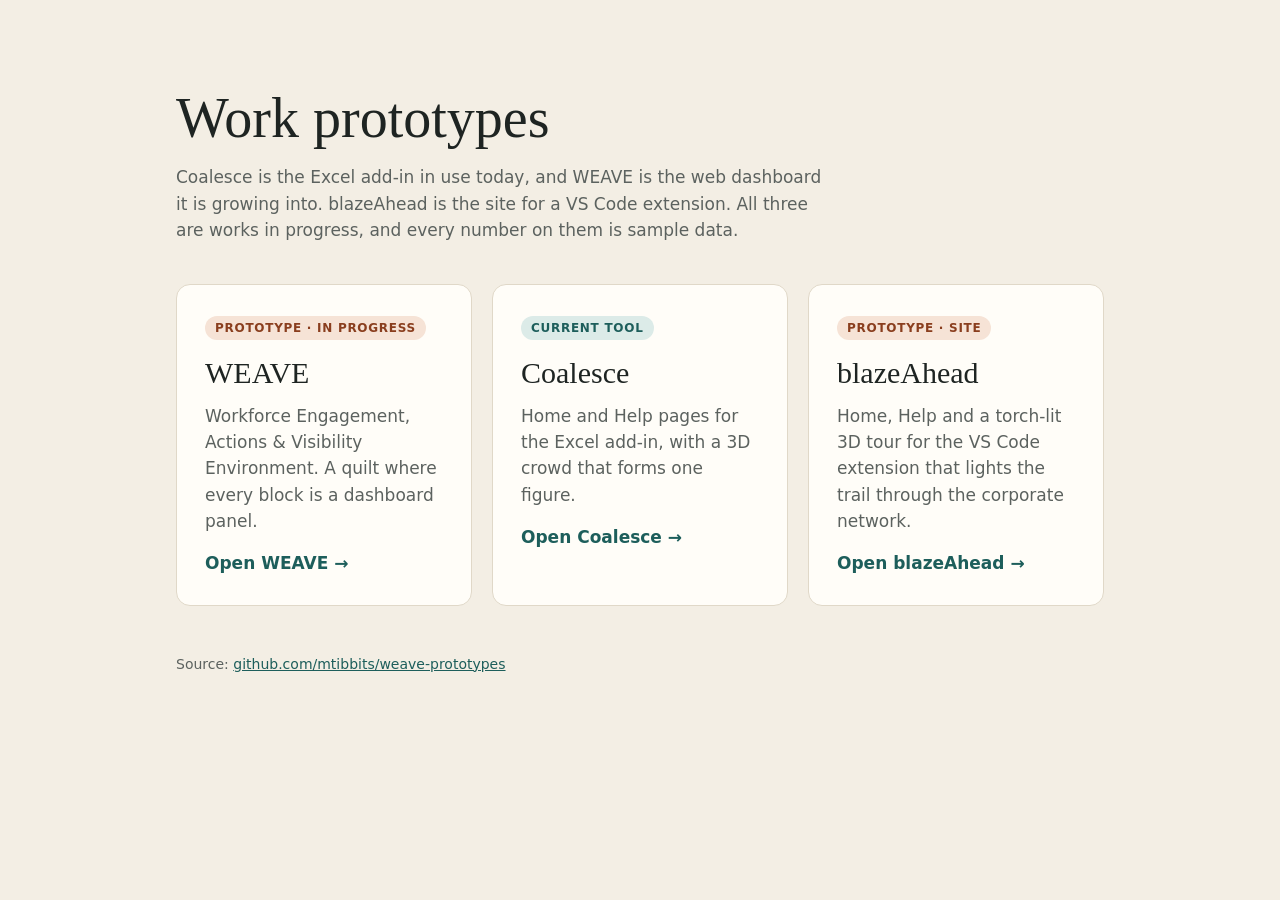
<file: site/index.html>
<!doctype html>
<html lang="en">
<head>
  <meta charset="utf-8">
  <meta name="viewport" content="width=device-width, initial-scale=1">
  <title>Work prototypes</title>
  <meta name="description" content="Work-in-progress prototypes: WEAVE, the planned workforce dashboard; Coalesce, the Excel add-in it grows out of; and blazeAhead, a VS Code extension site.">
  <style>
    :root { --paper: #F3EEE4; --ink: #1E2422; --muted: #5C625F; --teal: #1D5E5B; --terra: #C4623A; --line: #E0D8C8; --card: #FFFDF8; color-scheme: light; }
    * { box-sizing: border-box; }
    html, body { margin: 0; background: var(--paper); color: var(--ink); }
    body { font-family: system-ui, -apple-system, "Segoe UI", sans-serif; font-size: 17px; line-height: 1.55; }
    main { max-width: 960px; margin: 0 auto; padding: clamp(32px, 7vw, 88px) 16px 48px; }
    h1 { font-family: Georgia, "Times New Roman", serif; font-weight: 400; font-size: clamp(34px, 6vw, 56px); line-height: 1.08; margin: 0 0 16px; }
    .lede { color: var(--muted); max-width: 60ch; margin: 0 0 40px; }
    .cards { display: grid; grid-template-columns: repeat(auto-fit, minmax(280px, 1fr)); gap: 20px; }
    .card { display: block; padding: 28px; border: 1px solid var(--line); border-radius: 14px; background: var(--card); color: inherit; text-decoration: none; transition: transform .15s ease, box-shadow .15s ease; }
    .card:hover, .card:focus-visible { transform: translateY(-2px); box-shadow: 0 10px 28px rgba(30, 36, 34, .1); }
    .card:focus-visible { outline: 3px solid var(--terra); outline-offset: 3px; }
    .card h2 { font-family: Georgia, "Times New Roman", serif; font-weight: 400; font-size: 30px; margin: 10px 0 6px; }
    .card p { margin: 0; color: var(--muted); }
    .tag { display: inline-block; font-size: 12px; font-weight: 600; letter-spacing: .06em; text-transform: uppercase; padding: 3px 10px; border-radius: 999px; }
    .tag-wip { background: #F6E3D6; color: #8A3E1E; }
    .tag-now { background: #DCEBE8; color: var(--teal); }
    .go { display: inline-block; margin-top: 16px; font-weight: 600; color: var(--teal); }
    footer { max-width: 960px; margin: 0 auto; padding: 0 16px 40px; color: var(--muted); font-size: 14px; }
    footer a { color: var(--teal); }
  </style>
</head>
<body>
  <main>
    <h1>Work prototypes</h1>
    <p class="lede">Coalesce is the Excel add-in in use today, and WEAVE is the web dashboard it is growing into. blazeAhead is the site for a VS Code extension. All three are works in progress, and every number on them is sample data.</p>
    <div class="cards">
      <a class="card" href="weave/">
        <span class="tag tag-wip">Prototype · in progress</span>
        <h2>WEAVE</h2>
        <p>Workforce Engagement, Actions &amp; Visibility Environment. A quilt where every block is a dashboard panel.</p>
        <span class="go">Open WEAVE →</span>
      </a>
      <a class="card" href="coalesce/">
        <span class="tag tag-now">Current tool</span>
        <h2>Coalesce</h2>
        <p>Home and Help pages for the Excel add-in, with a 3D crowd that forms one figure.</p>
        <span class="go">Open Coalesce →</span>
      </a>
      <a class="card" href="blazeahead/">
        <span class="tag tag-wip">Prototype · site</span>
        <h2>blazeAhead</h2>
        <p>Home, Help and a torch-lit 3D tour for the VS Code extension that lights the trail through the corporate network.</p>
        <span class="go">Open blazeAhead →</span>
      </a>
    </div>
  </main>
  <footer>Source: <a href="https://github.com/mtibbits/weave-prototypes">github.com/mtibbits/weave-prototypes</a></footer>
</body>
</html>
</file>
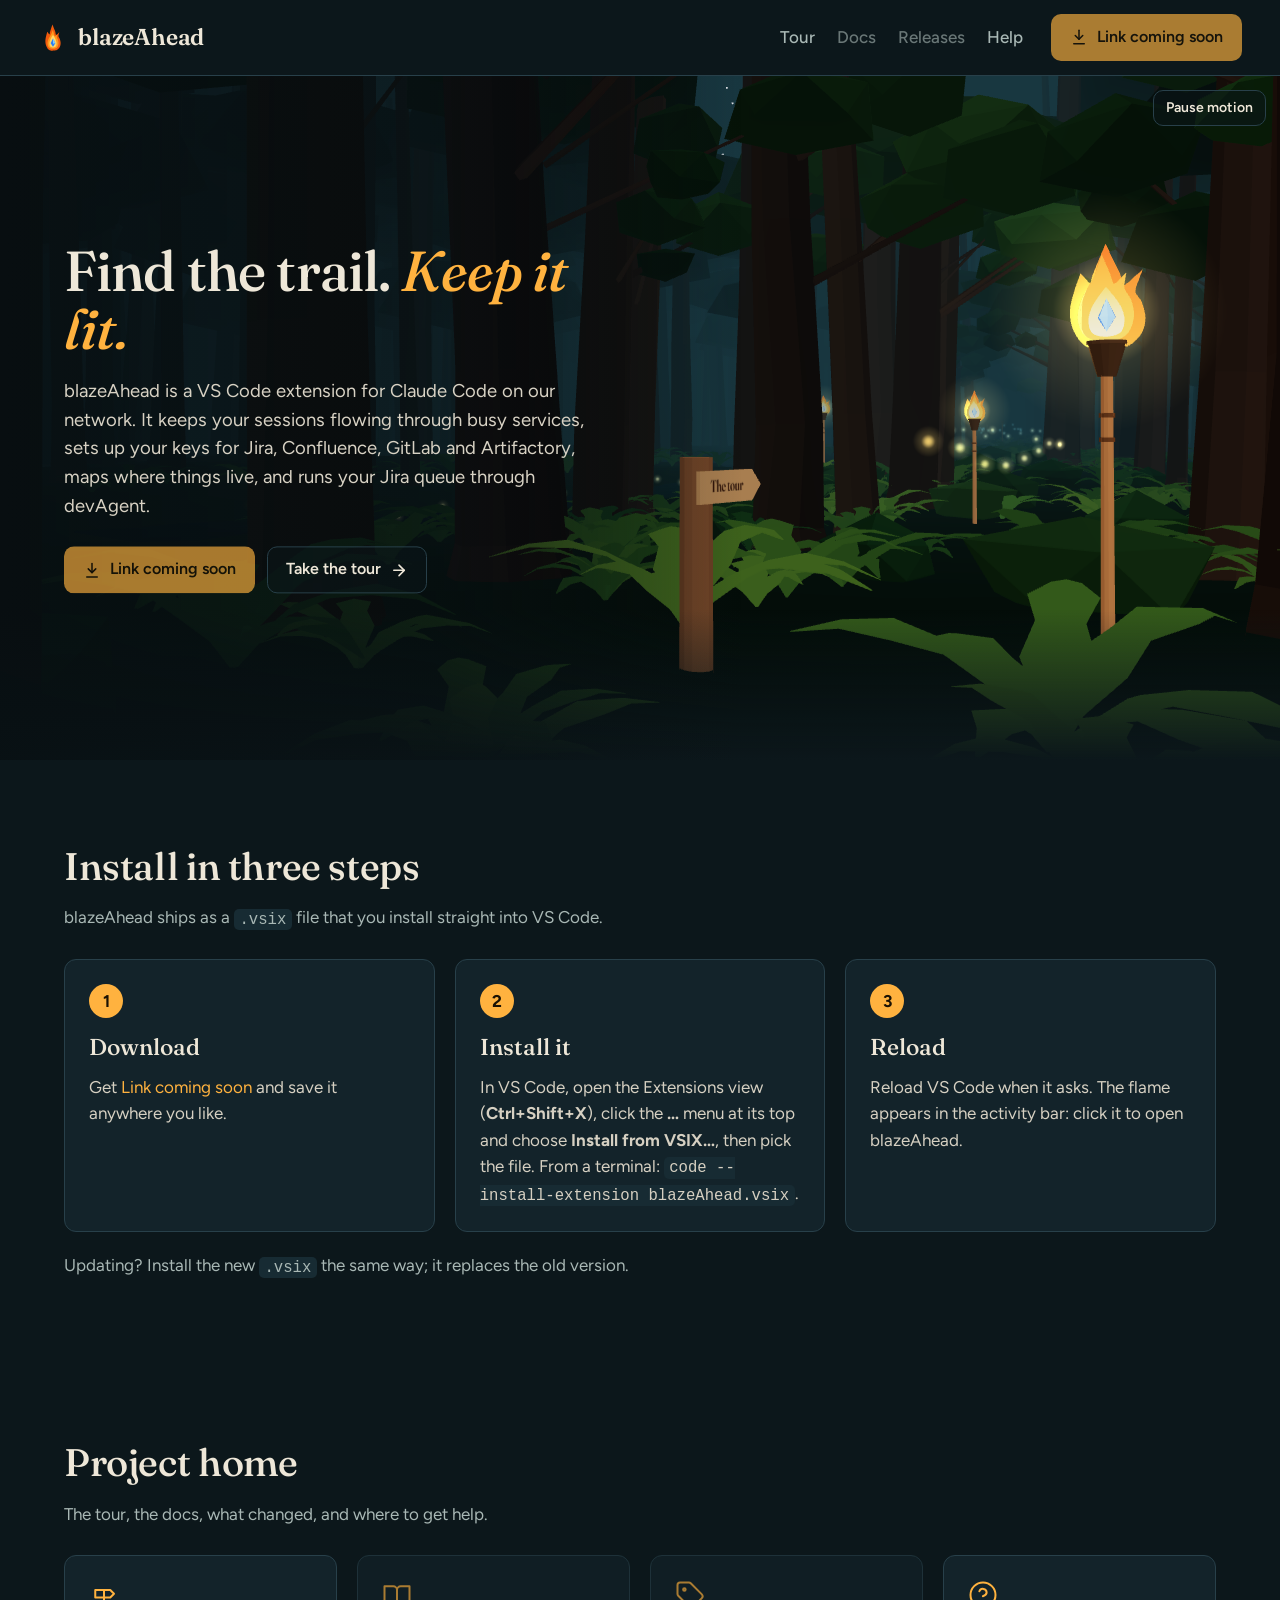
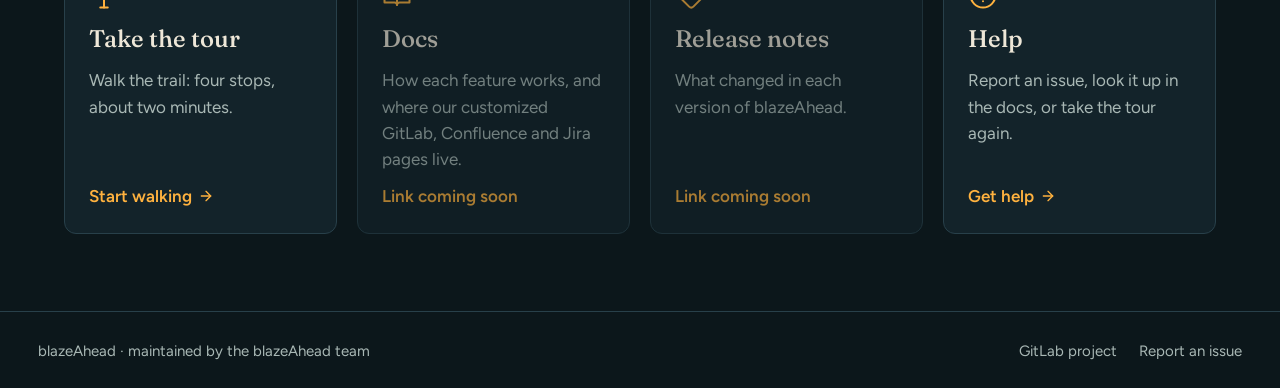
<file: blazeahead/public/index.html>
<!doctype html>
<html lang="en">
<head>
  <meta charset="utf-8">
  <meta name="viewport" content="width=device-width, initial-scale=1">
  <title>blazeAhead</title>
  <meta name="description" content="Download blazeAhead, the VS Code extension for Claude Code on our network, and take the tour of what it does.">
  <link rel="icon" href="assets/favicon.svg" type="image/svg+xml">
  <link rel="preload" href="fonts/Fraunces.woff2" as="font" type="font/woff2" crossorigin>
  <link rel="stylesheet" href="css/site.css">
  <script src="site-config.js"></script>
  <script src="tour-content.js"></script>
  <script type="importmap">
    { "imports": { "three": "./vendor/three/build/three.module.min.js", "three/addons/": "./vendor/three/examples/jsm/" } }
  </script>
</head>
<body>
  <a class="skip-link" href="#main">Skip to content</a>

  <header class="site-header">
    <a class="brand" href="./" aria-label="blazeAhead home">
      <img src="assets/favicon.svg" alt="" width="30" height="30">
      <span class="brand-name">blazeAhead</span>
    </a>
    <nav class="site-nav" aria-label="Main">
      <a href="tour/">Tour</a>
      <a data-link="docs" href="#">Docs</a>
      <a data-link="releases" href="#">Releases</a>
      <a href="help/">Help</a>
    </nav>
    <a class="btn btn-primary" data-link="download" href="#">
      <svg viewBox="0 0 24 24" fill="none" stroke="currentColor" stroke-width="2" stroke-linecap="round" stroke-linejoin="round" aria-hidden="true"><path d="M12 3v12"/><path d="m7 10 5 5 5-5"/><path d="M5 21h14"/></svg>
      <span data-cta>Download blazeAhead</span>
    </a>
  </header>

  <main id="main">
    <section class="hero" aria-labelledby="home-title">
      <div class="stage" data-stage role="img" aria-label="A trailhead at night: a log signpost reading The tour points down a forest path. A torch with a flame and a blue crystal lights the way, and small lights drift down the path between torches.">
        <img class="stage-still" src="assets/stills/trailhead.webp" width="1600" height="900" alt="" fetchpriority="high">
      </div>
      <button class="btn btn-ghost stage-pause" type="button" data-pause aria-pressed="false" hidden>Pause motion</button>
      <div class="hero-copy">
        <h1 id="home-title">Find the trail. <em>Keep it lit.</em></h1>
        <p class="lede">blazeAhead is a VS Code extension for Claude Code on our network. It keeps your sessions flowing through busy services, sets up your keys for Jira, Confluence, GitLab and Artifactory, maps where things live, and runs your Jira queue through devAgent.</p>
        <div class="actions">
          <a class="btn btn-primary" data-link="download" href="#">
            <svg viewBox="0 0 24 24" fill="none" stroke="currentColor" stroke-width="2" stroke-linecap="round" stroke-linejoin="round" aria-hidden="true"><path d="M12 3v12"/><path d="m7 10 5 5 5-5"/><path d="M5 21h14"/></svg>
            <span data-cta>Download blazeAhead</span>
          </a>
          <a class="btn btn-ghost" href="tour/">Take the tour
            <svg viewBox="0 0 24 24" fill="none" stroke="currentColor" stroke-width="2" stroke-linecap="round" stroke-linejoin="round" aria-hidden="true"><path d="M5 12h14"/><path d="m12 5 7 7-7 7"/></svg>
          </a>
        </div>
        <p class="release-line" data-requires="version" hidden>Version <span data-text="version"></span><span data-requires="releaseDate">, <span data-text="releaseDate"></span></span> · <a data-link="releases" href="#"><span data-cta>Release notes</span></a></p>
      </div>
    </section>

    <section class="section" id="install" aria-labelledby="install-title">
      <div class="section-head">
        <h2 id="install-title">Install in three steps</h2>
        <p>blazeAhead ships as a <code>.vsix</code> file that you install straight into VS Code.</p>
      </div>
      <ol class="steps">
        <li>
          <h3>Download</h3>
          <p>Get <a data-link="download" href="#"><span data-cta>blazeAhead.vsix</span></a> and save it anywhere you like.</p>
        </li>
        <li>
          <h3>Install it</h3>
          <p>In VS Code, open the Extensions view (<strong>Ctrl+Shift+X</strong>), click the <strong>…</strong> menu at its top and choose <strong>Install from VSIX…</strong>, then pick the file. From a terminal: <code>code --install-extension blazeAhead.vsix</code>.</p>
        </li>
        <li>
          <h3>Reload</h3>
          <p>Reload VS Code when it asks. The flame appears in the activity bar: click it to open blazeAhead.</p>
        </li>
      </ol>
      <p class="note">Updating? Install the new <code>.vsix</code> the same way; it replaces the old version.</p>
    </section>

    <section class="section" aria-labelledby="links-title">
      <div class="section-head">
        <h2 id="links-title">Project home</h2>
        <p>The tour, the docs, what changed, and where to get help.</p>
      </div>
      <div class="cards">
        <a class="card" href="tour/">
          <svg class="icon" viewBox="0 0 24 24" fill="none" stroke="currentColor" stroke-width="1.6" stroke-linecap="round" stroke-linejoin="round" aria-hidden="true"><path d="M12 22V8"/><path d="M5 8h12l3 3-3 3H5z"/><path d="M9 22h6"/></svg>
          <span class="card-title">Take the tour</span>
          <span class="card-text">Walk the trail: four stops, about two minutes.</span>
          <span class="card-cta">Start walking <svg viewBox="0 0 24 24" fill="none" stroke="currentColor" stroke-width="2" stroke-linecap="round" stroke-linejoin="round" aria-hidden="true"><path d="M5 12h14"/><path d="m12 5 7 7-7 7"/></svg></span>
        </a>
        <a class="card" data-link="docs" href="#">
          <svg class="icon" viewBox="0 0 24 24" fill="none" stroke="currentColor" stroke-width="1.6" stroke-linecap="round" stroke-linejoin="round" aria-hidden="true"><path d="M2 5h7a3 3 0 0 1 3 3v12a2 2 0 0 0-2-2H2z"/><path d="M22 5h-7a3 3 0 0 0-3 3v12a2 2 0 0 1 2-2h8z"/></svg>
          <span class="card-title">Docs</span>
          <span class="card-text">How each feature works, and where our customized GitLab, Confluence and Jira pages live.</span>
          <span class="card-cta" data-cta>Read the docs <svg viewBox="0 0 24 24" fill="none" stroke="currentColor" stroke-width="2" stroke-linecap="round" stroke-linejoin="round" aria-hidden="true"><path d="M5 12h14"/><path d="m12 5 7 7-7 7"/></svg></span>
        </a>
        <a class="card" data-link="releases" href="#">
          <svg class="icon" viewBox="0 0 24 24" fill="none" stroke="currentColor" stroke-width="1.6" stroke-linecap="round" stroke-linejoin="round" aria-hidden="true"><path d="M12.586 2.586A2 2 0 0 0 11.172 2H4a2 2 0 0 0-2 2v7.172a2 2 0 0 0 .586 1.414l8.704 8.704a2.426 2.426 0 0 0 3.42 0l6.58-6.58a2.426 2.426 0 0 0 0-3.42z"/><circle cx="7.5" cy="7.5" r="1"/></svg>
          <span class="card-title">Release notes</span>
          <span class="card-text">What changed in each version of blazeAhead.</span>
          <span class="card-cta" data-cta>See releases <svg viewBox="0 0 24 24" fill="none" stroke="currentColor" stroke-width="2" stroke-linecap="round" stroke-linejoin="round" aria-hidden="true"><path d="M5 12h14"/><path d="m12 5 7 7-7 7"/></svg></span>
        </a>
        <a class="card" href="help/">
          <svg class="icon" viewBox="0 0 24 24" fill="none" stroke="currentColor" stroke-width="1.6" stroke-linecap="round" stroke-linejoin="round" aria-hidden="true"><circle cx="12" cy="12" r="10"/><path d="M9.1 9a3 3 0 0 1 5.8 1c0 2-3 3-3 3"/><path d="M12 17h.01"/></svg>
          <span class="card-title">Help</span>
          <span class="card-text">Report an issue, look it up in the docs, or take the tour again.</span>
          <span class="card-cta">Get help <svg viewBox="0 0 24 24" fill="none" stroke="currentColor" stroke-width="2" stroke-linecap="round" stroke-linejoin="round" aria-hidden="true"><path d="M5 12h14"/><path d="m12 5 7 7-7 7"/></svg></span>
        </a>
      </div>
    </section>
  </main>

  <footer class="site-footer">
    <span>blazeAhead · maintained by <span data-text="teamName">the blazeAhead team</span></span>
    <nav aria-label="Footer">
      <a data-link="project" href="#">GitLab project</a>
      <a data-link="issues" href="#">Report an issue</a>
    </nav>
  </footer>

  <script type="module">
    import { boot } from './js/config.js';
    boot();
  </script>
  <script type="module">
    import { mountStage } from './js/stage.js';
    const query = new URLSearchParams(location.search);
    mountStage(document.querySelector('[data-stage]'), {
      variant: 'home',
      assetsBase: 'assets/',
      tourUrl: 'tour/',
      watchdog: !query.has('nowatchdog'),
      watchdogLimitMs: query.has('watchdogLimitMs') ? Number(query.get('watchdogLimitMs')) : 45,
    });
  </script>
</body>
</html>
</file>
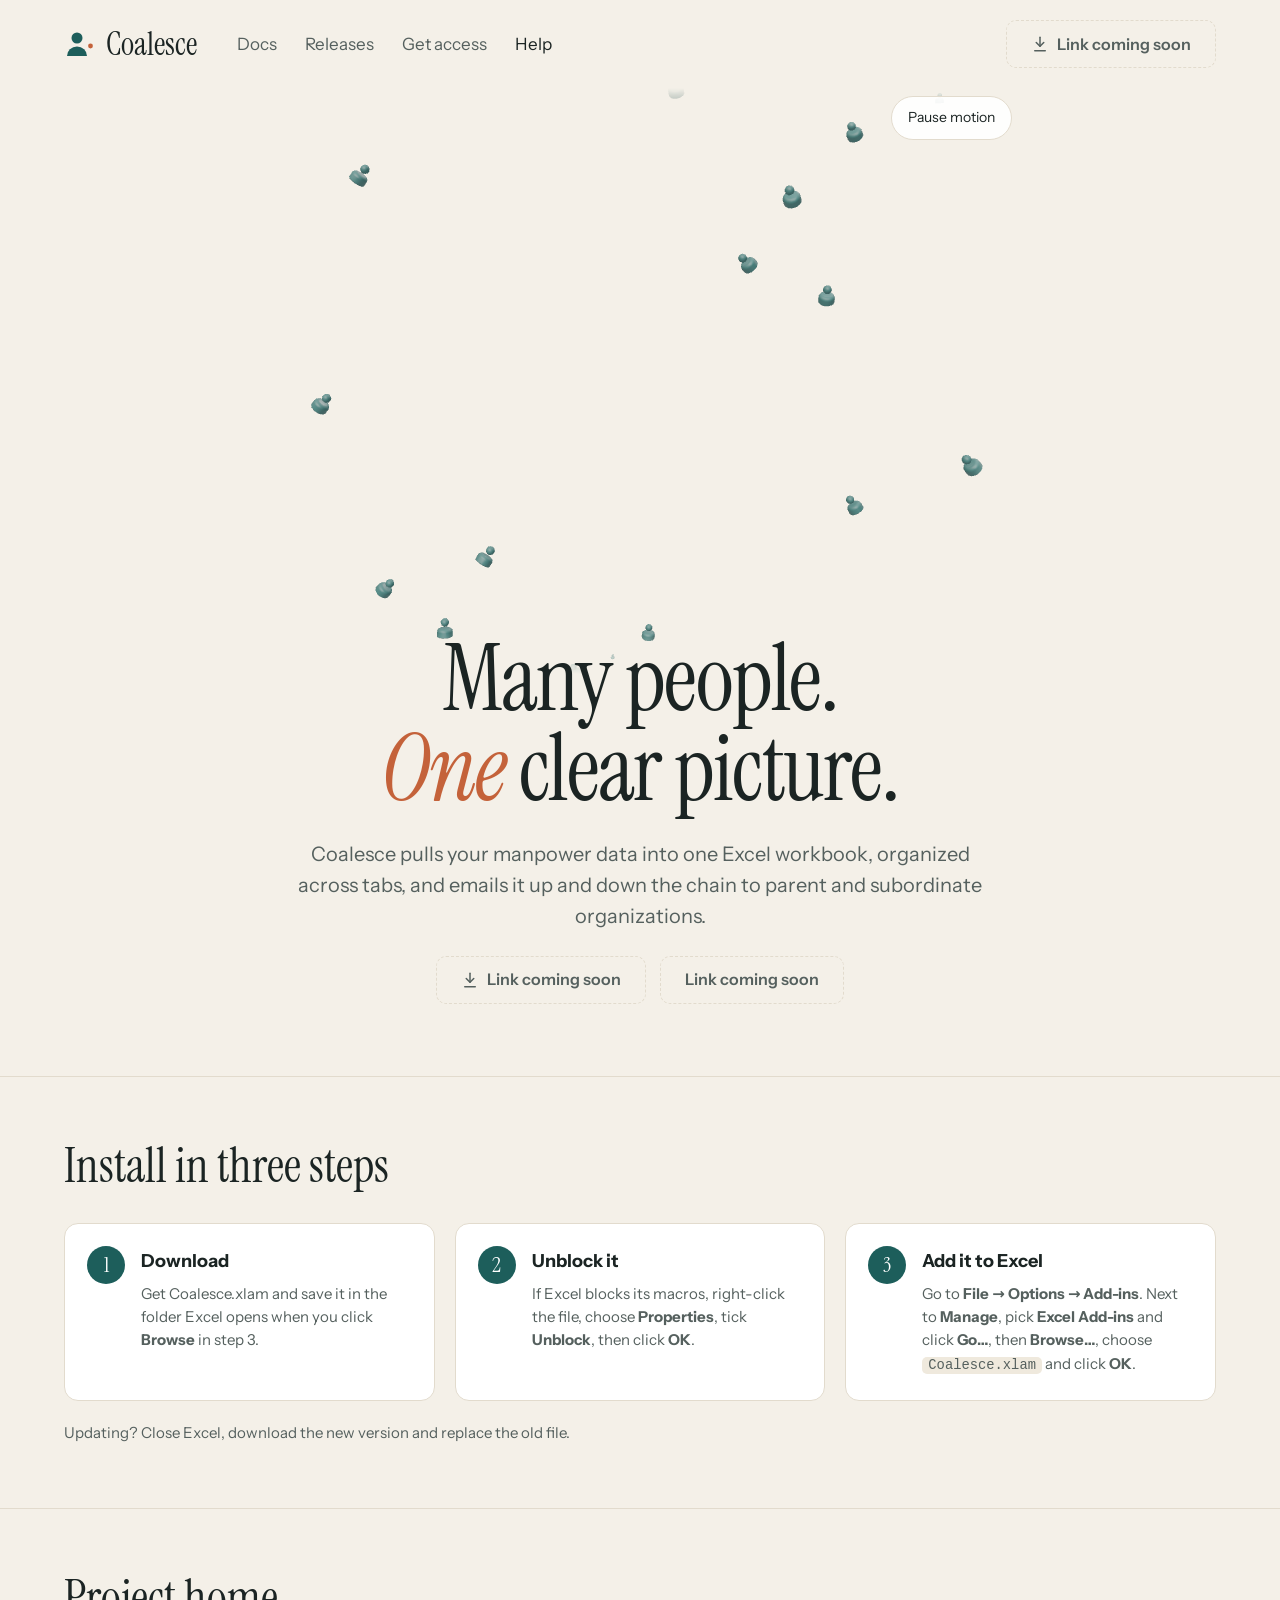
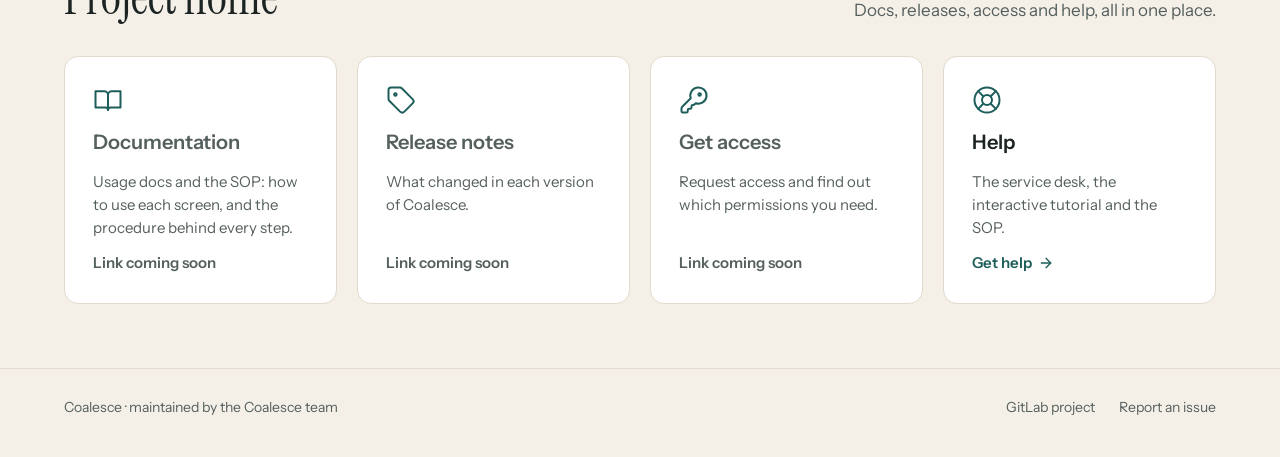
<file: coalesce/public/index.html>
<!doctype html>
<html lang="en">
<head>
  <meta charset="utf-8">
  <meta name="viewport" content="width=device-width, initial-scale=1">
  <title>Coalesce</title>
  <meta name="description" content="Download and install Coalesce, the Excel add-in that pulls manpower data into one workbook, and find its docs, release notes and help.">
  <link rel="icon" href="assets/favicon.svg" type="image/svg+xml">
  <link rel="preload" href="fonts/InstrumentSerif-Regular.woff2" as="font" type="font/woff2" crossorigin>
  <link rel="stylesheet" href="css/site.css">
  <script src="site-config.js"></script>
  <script type="importmap">
    { "imports": { "three": "./vendor/three/build/three.module.min.js", "three/addons/": "./vendor/three/examples/jsm/" } }
  </script>
</head>
<body>
  <a class="skip-link" href="#main">Skip to content</a>

  <header class="site-header">
    <a class="brand" href="./" aria-label="Coalesce home">
      <svg width="30" height="30" viewBox="0 0 30 30" aria-hidden="true"><circle cx="13" cy="9" r="5.5" fill="#1D5E5B"/><path d="M3 27a10 9.5 0 0 1 20 0z" fill="#1D5E5B"/><circle cx="26.5" cy="17" r="2.4" fill="#C4623A"/></svg>
      <span class="brand-name">Coalesce</span>
    </a>
    <nav class="site-nav" aria-label="Main">
      <a data-link="docs" href="#">Docs</a>
      <a data-link="releases" href="#">Releases</a>
      <a data-link="access" href="#">Get access</a>
      <a href="help/">Help</a>
    </nav>
    <a class="btn btn-primary" data-link="download" href="#">
      <svg viewBox="0 0 24 24" fill="none" stroke="currentColor" stroke-width="2" stroke-linecap="round" stroke-linejoin="round" aria-hidden="true"><path d="M12 3v12"/><path d="m7 10 5 5 5-5"/><path d="M5 21h14"/></svg>
      <span data-cta>Download Coalesce</span>
    </a>
  </header>

  <main id="main">
    <section class="hero hero-home" aria-labelledby="home-title">
      <div class="hero-figure">
        <div class="hero-stage" data-hero role="img" aria-label="A large head-and-shoulders figure made of many small people. People part when the pointer passes over them, newcomers arrive and others leave.">
          <img class="hero-still" src="assets/home-still.webp" width="1400" height="1080" alt="" fetchpriority="high">
        </div>
        <button class="hero-pause" type="button" data-pause aria-pressed="false" hidden>Pause motion</button>
      </div>
      <div class="hero-copy">
        <h1 id="home-title">Many people.<br><em>One</em> clear picture.</h1>
        <p class="lede">Coalesce pulls your manpower data into one Excel workbook, organized across tabs, and emails it up and down the chain to parent and subordinate organizations.</p>
        <div class="actions">
          <a class="btn btn-primary" data-link="download" href="#">
            <svg viewBox="0 0 24 24" fill="none" stroke="currentColor" stroke-width="2" stroke-linecap="round" stroke-linejoin="round" aria-hidden="true"><path d="M12 3v12"/><path d="m7 10 5 5 5-5"/><path d="M5 21h14"/></svg>
            <span data-cta>Download Coalesce</span>
          </a>
          <a class="btn btn-ghost" data-link="docs" href="#"><span data-cta>Read the docs</span></a>
        </div>
        <p class="release-line" data-requires="version" hidden>Version <span data-text="version"></span><span data-requires="releaseDate">, <span data-text="releaseDate"></span></span> · <a data-link="releases" href="#"><span data-cta>Release notes</span></a></p>
      </div>
    </section>

    <section class="section" id="install" aria-labelledby="install-title">
      <div class="section-head">
        <h2 id="install-title">Install in three steps</h2>
      </div>
      <ol class="steps">
        <li>
          <h3>Download</h3>
          <p>Get <a data-link="download" href="#">Coalesce.xlam</a> and save it in the folder Excel opens when you click <strong>Browse</strong> in step 3.</p>
        </li>
        <li>
          <h3>Unblock it</h3>
          <p>If Excel blocks its macros, right-click the file, choose <strong>Properties</strong>, tick <strong>Unblock</strong>, then click <strong>OK</strong>.</p>
        </li>
        <li>
          <h3>Add it to Excel</h3>
          <p>Go to <strong>File → Options → Add-ins</strong>. Next to <strong>Manage</strong>, pick <strong>Excel Add-ins</strong> and click <strong>Go…</strong>, then <strong>Browse…</strong>, choose <code>Coalesce.xlam</code> and click <strong>OK</strong>.</p>
        </li>
      </ol>
      <p class="note">Updating? Close Excel, download the new version and replace the old file.</p>
    </section>

    <section class="section" aria-labelledby="links-title">
      <div class="section-head">
        <h2 id="links-title">Project home</h2>
        <p>Docs, releases, access and help, all in one place.</p>
      </div>
      <div class="cards">
        <a class="card" data-link="docs" href="#">
          <svg class="icon" viewBox="0 0 24 24" fill="none" stroke="currentColor" stroke-width="1.6" stroke-linecap="round" stroke-linejoin="round" aria-hidden="true"><path d="M2 5h7a3 3 0 0 1 3 3v12a2 2 0 0 0-2-2H2z"/><path d="M22 5h-7a3 3 0 0 0-3 3v12a2 2 0 0 1 2-2h8z"/></svg>
          <span class="card-title">Documentation</span>
          <span class="card-text">Usage docs and the SOP: how to use each screen, and the procedure behind every step.</span>
          <span class="card-cta" data-cta>Read the docs <svg viewBox="0 0 24 24" fill="none" stroke="currentColor" stroke-width="2" stroke-linecap="round" stroke-linejoin="round" aria-hidden="true"><path d="M5 12h14"/><path d="m12 5 7 7-7 7"/></svg></span>
        </a>
        <a class="card" data-link="releases" href="#">
          <svg class="icon" viewBox="0 0 24 24" fill="none" stroke="currentColor" stroke-width="1.6" stroke-linecap="round" stroke-linejoin="round" aria-hidden="true"><path d="M12.586 2.586A2 2 0 0 0 11.172 2H4a2 2 0 0 0-2 2v7.172a2 2 0 0 0 .586 1.414l8.704 8.704a2.426 2.426 0 0 0 3.42 0l6.58-6.58a2.426 2.426 0 0 0 0-3.42z"/><circle cx="7.5" cy="7.5" r="1"/></svg>
          <span class="card-title">Release notes</span>
          <span class="card-text">What changed in each version of Coalesce.</span>
          <span class="card-cta" data-cta>See releases <svg viewBox="0 0 24 24" fill="none" stroke="currentColor" stroke-width="2" stroke-linecap="round" stroke-linejoin="round" aria-hidden="true"><path d="M5 12h14"/><path d="m12 5 7 7-7 7"/></svg></span>
        </a>
        <a class="card" data-link="access" href="#">
          <svg class="icon" viewBox="0 0 24 24" fill="none" stroke="currentColor" stroke-width="1.6" stroke-linecap="round" stroke-linejoin="round" aria-hidden="true"><path d="M2.586 17.414A2 2 0 0 0 2 18.828V21a1 1 0 0 0 1 1h3a1 1 0 0 0 1-1v-1a1 1 0 0 1 1-1h1a1 1 0 0 0 1-1v-1a1 1 0 0 1 1-1h.172a2 2 0 0 0 1.414-.586l.814-.814a6.5 6.5 0 1 0-4-4z"/><circle cx="16.5" cy="7.5" r="1"/></svg>
          <span class="card-title">Get access</span>
          <span class="card-text">Request access and find out which permissions you need.</span>
          <span class="card-cta" data-cta>Request access <svg viewBox="0 0 24 24" fill="none" stroke="currentColor" stroke-width="2" stroke-linecap="round" stroke-linejoin="round" aria-hidden="true"><path d="M5 12h14"/><path d="m12 5 7 7-7 7"/></svg></span>
        </a>
        <a class="card" href="help/">
          <svg class="icon" viewBox="0 0 24 24" fill="none" stroke="currentColor" stroke-width="1.6" stroke-linecap="round" stroke-linejoin="round" aria-hidden="true"><circle cx="12" cy="12" r="10"/><circle cx="12" cy="12" r="4"/><path d="m4.93 4.93 4.24 4.24"/><path d="m14.83 9.17 4.24-4.24"/><path d="m14.83 14.83 4.24 4.24"/><path d="m9.17 14.83-4.24 4.24"/></svg>
          <span class="card-title">Help</span>
          <span class="card-text">The service desk, the interactive tutorial and the SOP.</span>
          <span class="card-cta">Get help <svg viewBox="0 0 24 24" fill="none" stroke="currentColor" stroke-width="2" stroke-linecap="round" stroke-linejoin="round" aria-hidden="true"><path d="M5 12h14"/><path d="m12 5 7 7-7 7"/></svg></span>
        </a>
      </div>
    </section>
  </main>

  <footer class="site-footer">
    <span>Coalesce · maintained by <span data-text="teamName">the Coalesce team</span></span>
    <nav aria-label="Footer">
      <a data-link="project" href="#">GitLab project</a>
      <a data-link="serviceDesk" href="#">Report an issue</a>
    </nav>
  </footer>

  <script type="module">
    import { boot } from './js/config.js';
    boot();
  </script>
  <script type="module">
    import { mountHero } from './js/hero.js';
    const query = new URLSearchParams(location.search);
    mountHero(document.querySelector('[data-hero]'), {
      variant: 'home',
      assetsBase: 'assets/',
      watchdog: !query.has('nowatchdog'),
      watchdogLimitMs: query.has('watchdogLimitMs') ? Number(query.get('watchdogLimitMs')) : 45,
    });
  </script>
</body>
</html>
</file>
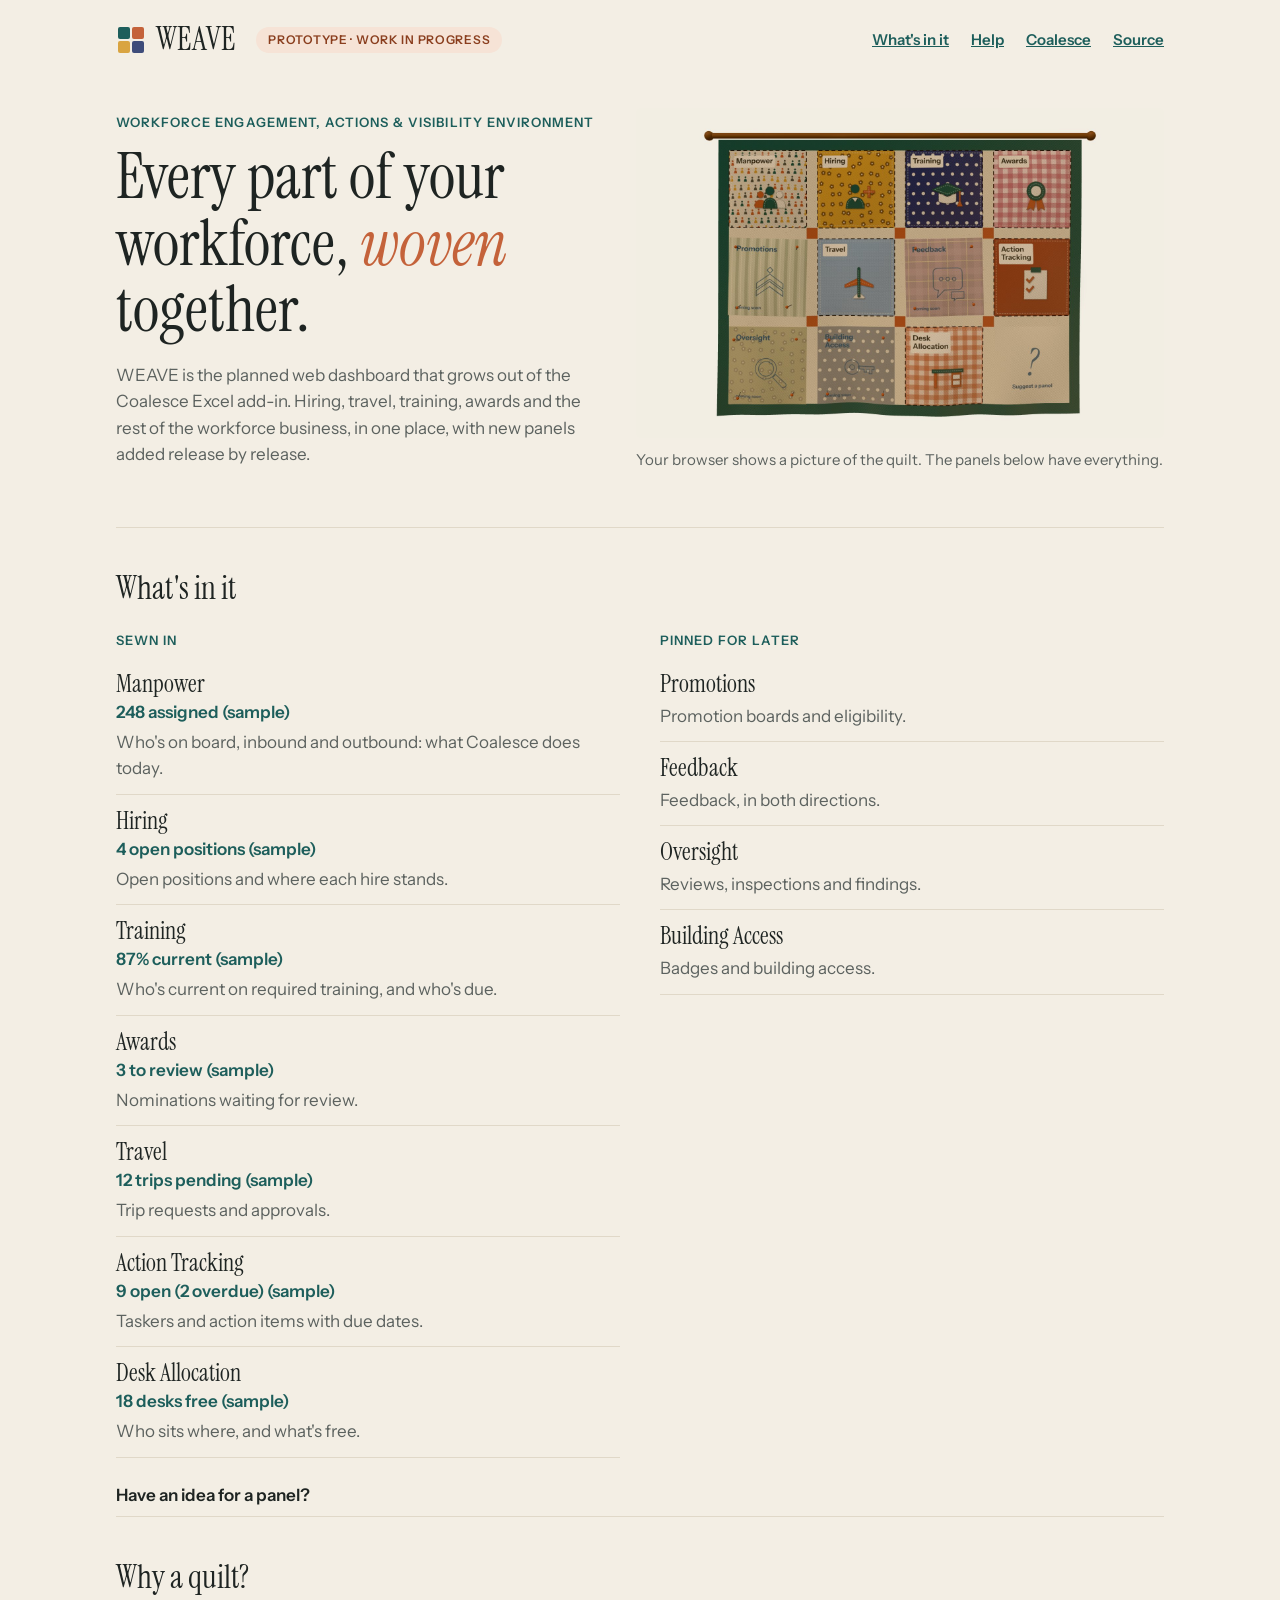
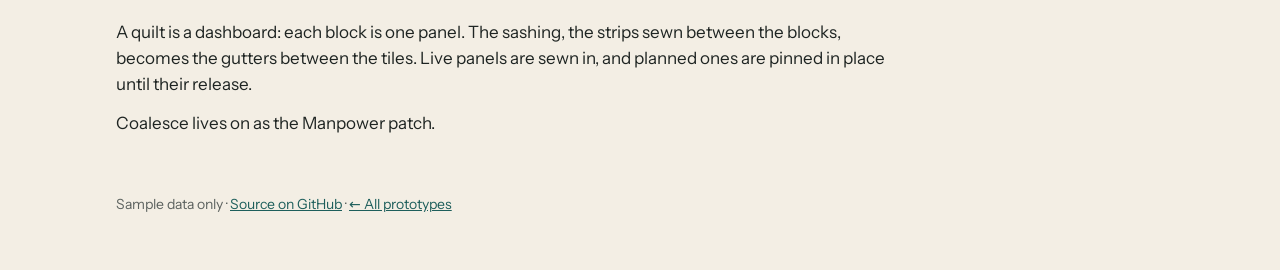
<file: weave/public/index.html>
<!doctype html>
<html lang="en">
<head>
  <meta charset="utf-8">
  <meta name="viewport" content="width=device-width, initial-scale=1">
  <title>WEAVE · prototype</title>
  <meta name="description" content="WEAVE, the Workforce Engagement, Actions & Visibility Environment: a work-in-progress prototype of the dashboard's home page.">
  <link rel="stylesheet" href="css/weave.css">
  <script src="panels.js"></script>
  <script type="importmap">
    { "imports": { "three": "./vendor/three/build/three.module.min.js" } }
  </script>
  <script type="module" src="js/main.js"></script>
</head>
<body>
  <a class="skip-link" href="#main">Skip to content</a>

  <header class="site-header">
    <a class="brand" href="./" aria-label="WEAVE home">
      <svg width="30" height="30" viewBox="0 0 30 30" aria-hidden="true">
        <rect x="2" y="2" width="12" height="12" rx="2" fill="#1D5E5B"/><rect x="16" y="2" width="12" height="12" rx="2" fill="#C4623A"/>
        <rect x="2" y="16" width="12" height="12" rx="2" fill="#D9A441"/><rect x="16" y="16" width="12" height="12" rx="2" fill="#3E4C7A"/>
      </svg>
      WEAVE
    </a>
    <span class="pill">Prototype · work in progress</span>
    <nav class="site-nav" aria-label="Main">
      <a href="#panels">What's in it</a>
      <a href="help/">Help</a>
      <a href="../coalesce/">Coalesce</a>
      <a href="https://github.com/mtibbits/weave-prototypes">Source</a>
    </nav>
  </header>

  <main id="main">
    <section class="hero">
      <div class="hero-copy">
        <p class="eyebrow">Workforce Engagement, Actions &amp; Visibility Environment</p>
        <h1 tabindex="-1">Every part of your workforce, <em>woven</em> together.</h1>
        <p class="lede">WEAVE is the planned web dashboard that grows out of the Coalesce Excel add-in. Hiring, travel, training, awards and the rest of the workforce business, in one place, with new panels added release by release.</p>
      </div>
      <div class="hero-figure">
        <div class="hero-stage" data-hero role="img" aria-label="A quilt of twelve blocks, one for each WEAVE dashboard panel: some sewn in, others pinned in place for later releases.">
          <img class="hero-still" src="assets/weave-still.jpg" width="1600" height="1000" alt="" fetchpriority="high">
        </div>
        <div class="hero-controls" data-controls hidden>
          <button class="hero-toggle" type="button" data-toggle hidden>Unstitch</button>
          <button class="hero-pause" type="button" data-pause aria-pressed="false" hidden>Pause motion</button>
        </div>
        <p class="hero-hint" data-hint aria-live="polite"></p>
      </div>
      <div class="whatsnew" data-whatsnew aria-live="polite"></div>
    </section>

    <section id="panels" class="panels" aria-labelledby="panels-title">
      <h2 id="panels-title">What's in it</h2>
      <p class="panels-status" data-panels-status hidden></p>
      <div class="panel-groups">
        <div class="panel-group" data-group="live">
          <h3>Sewn in</h3>
          <ul class="panel-list" data-list="live"></ul>
        </div>
        <div class="panel-group" data-group="planned">
          <h3>Pinned for later</h3>
          <ul class="panel-list" data-list="planned"></ul>
        </div>
      </div>
      <p class="suggest" data-suggest hidden></p>
    </section>

    <section class="why">
      <h2>Why a quilt?</h2>
      <p>A quilt is a dashboard: each block is one panel. The sashing, the strips sewn between the blocks, becomes the gutters between the tiles. Live panels are sewn in, and planned ones are pinned in place until their release.</p>
      <p>Coalesce lives on as the Manpower patch.</p>
    </section>
  </main>

  <footer class="site-footer">
    <p>Sample data only · <a href="https://github.com/mtibbits/weave-prototypes">Source on GitHub</a> · <a href="../">← All prototypes</a></p>
  </footer>
</body>
</html>
</file>
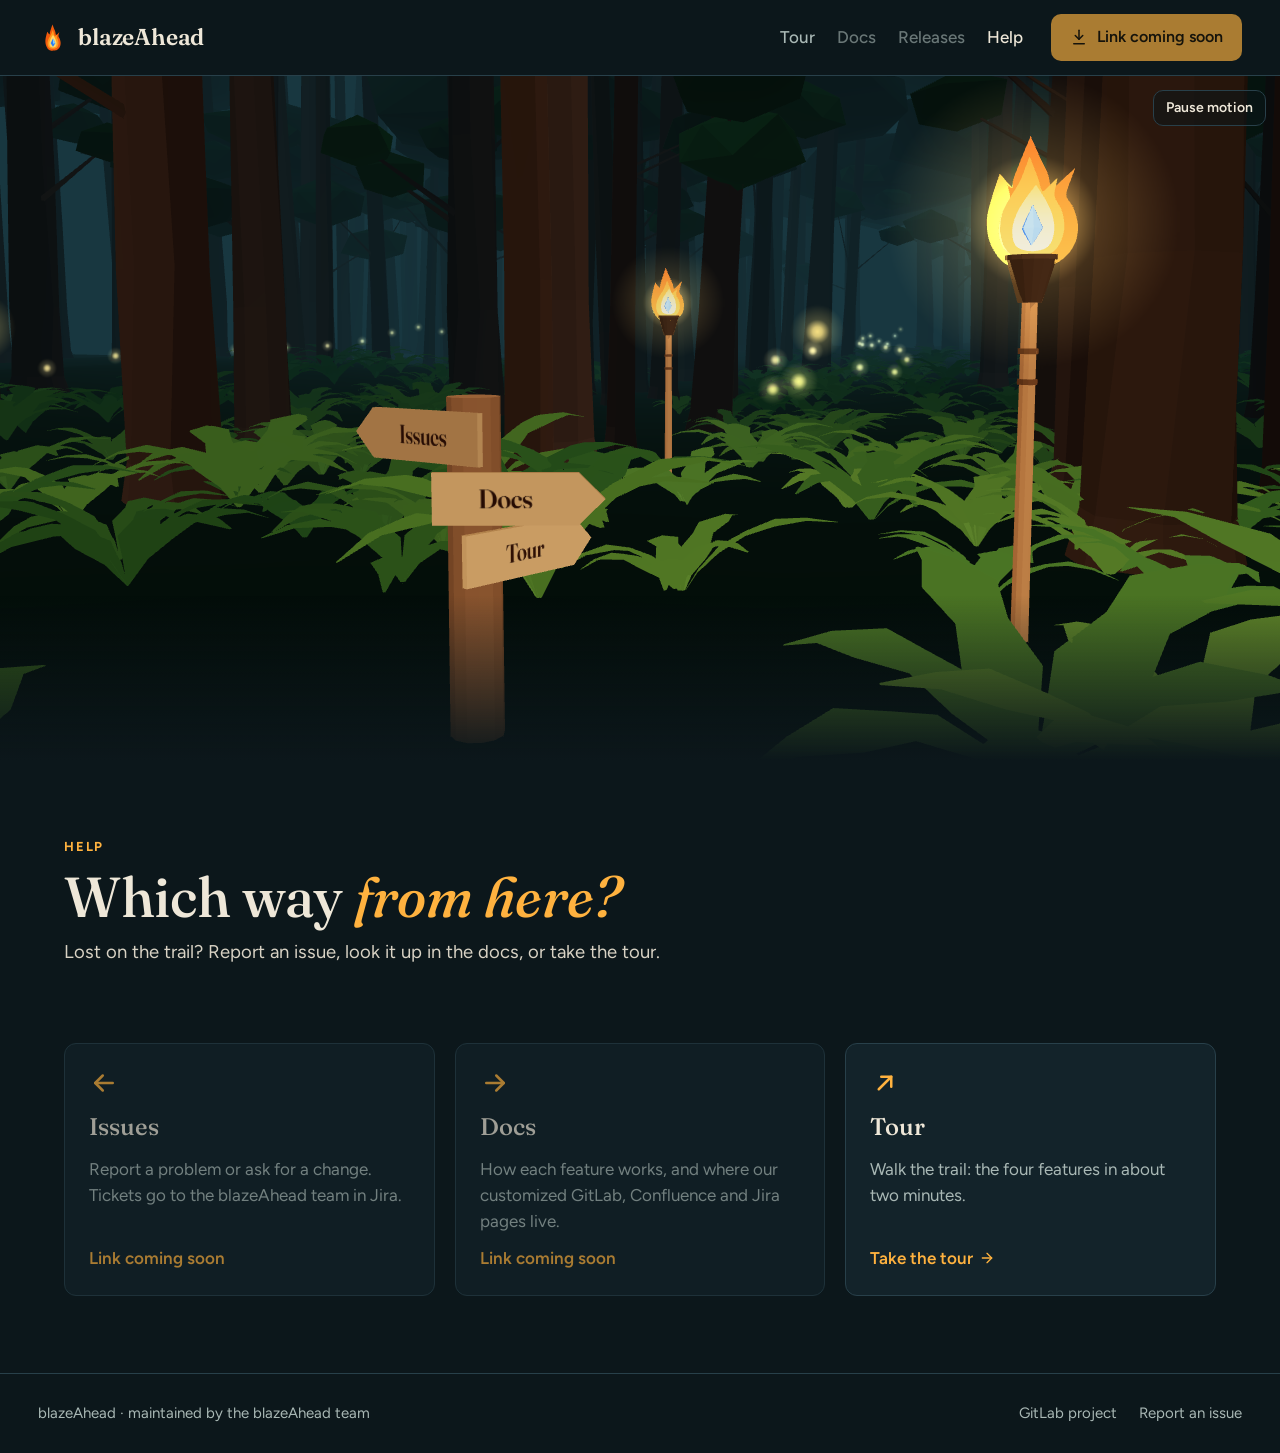
<file: blazeahead/public/help/index.html>
<!doctype html>
<html lang="en">
<head>
  <meta charset="utf-8">
  <meta name="viewport" content="width=device-width, initial-scale=1">
  <title>Help · blazeAhead</title>
  <meta name="description" content="Get help with blazeAhead: report an issue, read the docs, or take the tour.">
  <link rel="icon" href="../assets/favicon.svg" type="image/svg+xml">
  <link rel="preload" href="../fonts/Fraunces.woff2" as="font" type="font/woff2" crossorigin>
  <link rel="stylesheet" href="../css/site.css">
  <script src="../site-config.js"></script>
  <script src="../tour-content.js"></script>
  <script type="importmap">
    { "imports": { "three": "../vendor/three/build/three.module.min.js", "three/addons/": "../vendor/three/examples/jsm/" } }
  </script>
</head>
<body>
  <a class="skip-link" href="#main">Skip to content</a>

  <header class="site-header">
    <a class="brand" href="../" aria-label="blazeAhead home">
      <img src="../assets/favicon.svg" alt="" width="30" height="30">
      <span class="brand-name">blazeAhead</span>
    </a>
    <nav class="site-nav" aria-label="Main">
      <a href="../tour/">Tour</a>
      <a data-link="docs" href="#">Docs</a>
      <a data-link="releases" href="#">Releases</a>
      <a href="./" aria-current="page">Help</a>
    </nav>
    <a class="btn btn-primary" data-link="download" href="#">
      <svg viewBox="0 0 24 24" fill="none" stroke="currentColor" stroke-width="2" stroke-linecap="round" stroke-linejoin="round" aria-hidden="true"><path d="M12 3v12"/><path d="m7 10 5 5 5-5"/><path d="M5 21h14"/></svg>
      <span data-cta>Download blazeAhead</span>
    </a>
  </header>

  <main id="main">
    <section class="hero hero-help" aria-label="The junction">
      <div class="stage" data-stage role="img" aria-label="A fork in a forest path at night. A log signpost with three arrow boards points three ways: Issues, Docs and Tour. A torch stands beside it and small lights drift down each path.">
        <img class="stage-still" src="../assets/stills/junction.webp" width="1600" height="900" alt="" fetchpriority="high">
      </div>
      <button class="btn btn-ghost stage-pause" type="button" data-pause aria-pressed="false" hidden>Pause motion</button>
    </section>

    <section class="section help-head" aria-labelledby="help-title">
      <p class="eyebrow">HELP</p>
      <h1 id="help-title">Which way <em>from here?</em></h1>
      <p class="lede">Lost on the trail? Report an issue, look it up in the docs, or take the tour.</p>
    </section>

    <section class="section" aria-label="Ways to get help">
      <div class="cards help-cards">
        <a class="card" data-link="issues" href="#">
          <svg class="icon" viewBox="0 0 24 24" fill="none" stroke="currentColor" stroke-width="2" stroke-linecap="round" stroke-linejoin="round" aria-hidden="true"><path d="M19 12H5"/><path d="m11 6-6 6 6 6"/></svg>
          <span class="card-title">Issues</span>
          <span class="card-text">Report a problem or ask for a change. Tickets go to <span data-text="teamName">the blazeAhead team</span> in Jira.</span>
          <span class="card-cta" data-cta>Open an issue <svg viewBox="0 0 24 24" fill="none" stroke="currentColor" stroke-width="2" stroke-linecap="round" stroke-linejoin="round" aria-hidden="true"><path d="M5 12h14"/><path d="m12 5 7 7-7 7"/></svg></span>
        </a>
        <a class="card" data-link="docs" href="#">
          <svg class="icon" viewBox="0 0 24 24" fill="none" stroke="currentColor" stroke-width="2" stroke-linecap="round" stroke-linejoin="round" aria-hidden="true"><path d="M5 12h14"/><path d="m13 6 6 6-6 6"/></svg>
          <span class="card-title">Docs</span>
          <span class="card-text">How each feature works, and where our customized GitLab, Confluence and Jira pages live.</span>
          <span class="card-cta" data-cta>Read the docs <svg viewBox="0 0 24 24" fill="none" stroke="currentColor" stroke-width="2" stroke-linecap="round" stroke-linejoin="round" aria-hidden="true"><path d="M5 12h14"/><path d="m12 5 7 7-7 7"/></svg></span>
        </a>
        <a class="card" href="../tour/">
          <svg class="icon" viewBox="0 0 24 24" fill="none" stroke="currentColor" stroke-width="2" stroke-linecap="round" stroke-linejoin="round" aria-hidden="true"><path d="M7 17 17 7"/><path d="M9 7h8v8"/></svg>
          <span class="card-title">Tour</span>
          <span class="card-text">Walk the trail: the four features in about two minutes.</span>
          <span class="card-cta">Take the tour <svg viewBox="0 0 24 24" fill="none" stroke="currentColor" stroke-width="2" stroke-linecap="round" stroke-linejoin="round" aria-hidden="true"><path d="M5 12h14"/><path d="m12 5 7 7-7 7"/></svg></span>
        </a>
      </div>
    </section>
  </main>

  <footer class="site-footer">
    <span>blazeAhead · maintained by <span data-text="teamName">the blazeAhead team</span></span>
    <nav aria-label="Footer">
      <a data-link="project" href="#">GitLab project</a>
      <a data-link="issues" href="#">Report an issue</a>
    </nav>
  </footer>

  <script type="module">
    import { boot } from '../js/config.js';
    boot();
  </script>
  <script type="module">
    import { mountStage } from '../js/stage.js';
    const query = new URLSearchParams(location.search);
    mountStage(document.querySelector('[data-stage]'), {
      variant: 'help',
      assetsBase: '../assets/',
      watchdog: !query.has('nowatchdog'),
      watchdogLimitMs: query.has('watchdogLimitMs') ? Number(query.get('watchdogLimitMs')) : 45,
    });
  </script>
</body>
</html>
</file>
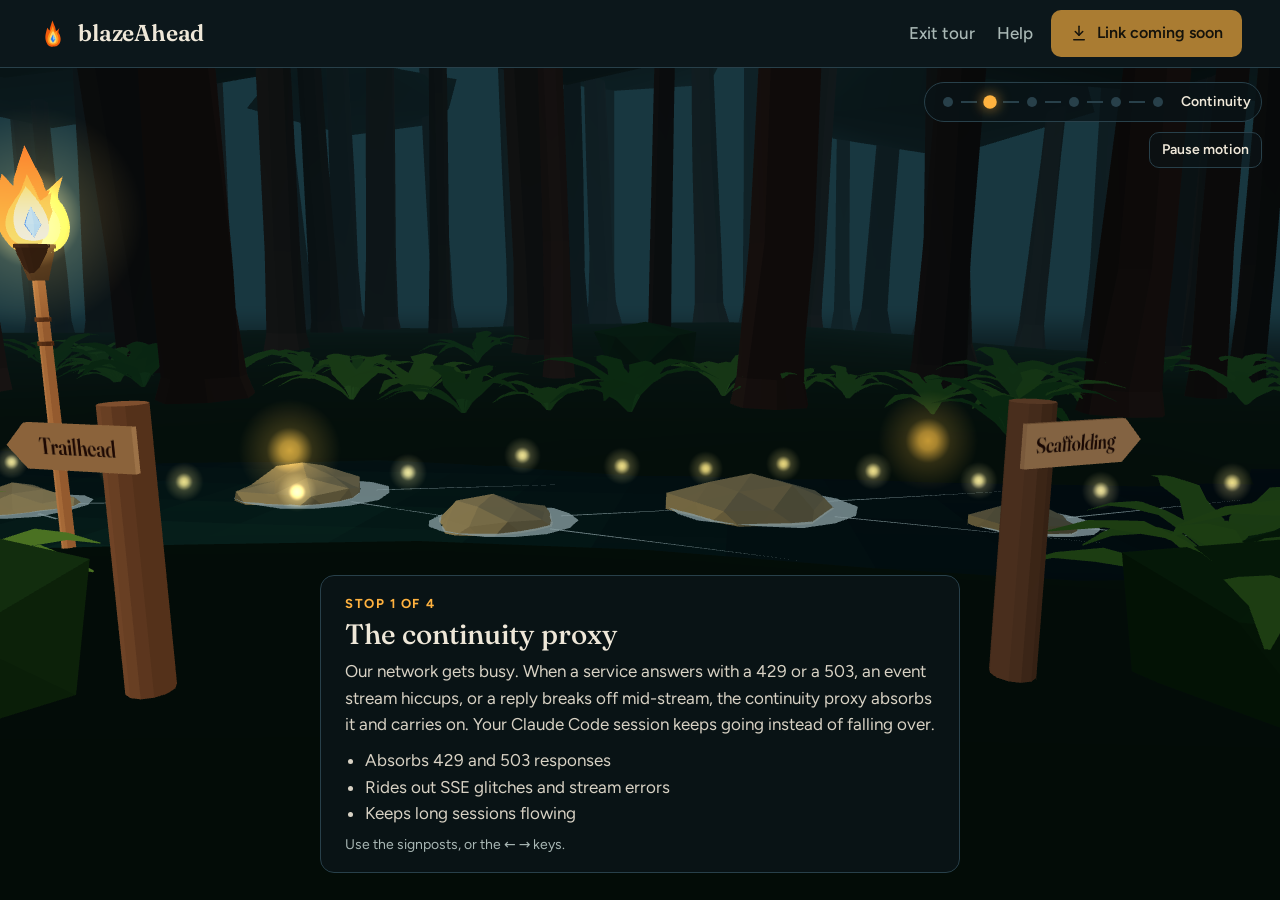
<file: blazeahead/public/tour/index.html>
<!doctype html>
<html lang="en">
<head>
  <meta charset="utf-8">
  <meta name="viewport" content="width=device-width, initial-scale=1">
  <title>The tour · blazeAhead</title>
  <meta name="description" content="Walk the blazeAhead trail: the continuity proxy, environment scaffolding, the knowledge base and the In Flight queue.">
  <link rel="icon" href="../assets/favicon.svg" type="image/svg+xml">
  <link rel="preload" href="../fonts/Fraunces.woff2" as="font" type="font/woff2" crossorigin>
  <link rel="stylesheet" href="../css/site.css">
  <script src="../site-config.js"></script>
  <script src="../tour-content.js"></script>
  <script type="importmap">
    { "imports": { "three": "../vendor/three/build/three.module.min.js", "three/addons/": "../vendor/three/examples/jsm/" } }
  </script>
</head>
<body class="tour-page" data-tour-index="-1" data-tour-walking="true">
  <a class="skip-link" href="#tour-card">Skip to the tour card</a>

  <header class="site-header">
    <a class="brand" href="../" aria-label="blazeAhead home">
      <img src="../assets/favicon.svg" alt="" width="30" height="30">
      <span class="brand-name">blazeAhead</span>
    </a>
    <nav class="site-nav" aria-label="Main">
      <a href="../">Exit tour</a>
      <a href="../help/">Help</a>
    </nav>
    <a class="btn btn-primary" data-link="download" href="#">
      <svg viewBox="0 0 24 24" fill="none" stroke="currentColor" stroke-width="2" stroke-linecap="round" stroke-linejoin="round" aria-hidden="true"><path d="M12 3v12"/><path d="m7 10 5 5 5-5"/><path d="M5 21h14"/></svg>
      <span data-cta>Download blazeAhead</span>
    </a>
  </header>

  <main id="main">
    <h1 class="visually-hidden">The blazeAhead tour</h1>
    <div class="stage tour-stage" data-stage role="img" aria-label="A forest path at night, lit by torches.">
      <img class="stage-still" width="1600" height="900" alt="">
      <img class="stage-still is-hidden" width="1600" height="900" alt="">
    </div>
    <div class="kb-overlay" data-kb-overlay hidden></div>

    <button class="sign-button" type="button" data-sign="left" aria-label="Back" hidden></button>
    <button class="sign-button" type="button" data-sign="right" aria-label="Next" hidden></button>

    <nav class="trail-map" data-trail-map aria-label="Tour stops">
      <ol></ol>
      <span class="map-label" data-map-label></span>
    </nav>

    <section class="tour-card" id="tour-card" data-tour-card aria-live="polite" data-hidden>
      <p class="card-eyebrow" data-card-eyebrow></p>
      <div data-card-body></div>
      <div class="card-foot">
        <span class="tour-hint">Use the signposts, or the ← → keys.</span>
        <button class="btn btn-ghost kb-unfold" type="button" data-kb-unfold hidden>Unfold the map</button>
        <span class="pager" data-pager hidden>
          <button type="button" data-card-prev aria-label="Previous card">‹</button>
          <span data-card-count></span>
          <button type="button" data-card-next aria-label="Next card">›</button>
        </span>
      </div>
    </section>

    <dialog class="kb-sheet" data-kb-sheet aria-labelledby="kb-sheet-title">
      <div class="kb-sheet-head">
        <h2 id="kb-sheet-title">Knowledge base trail map</h2>
        <button class="btn btn-ghost" type="button" data-kb-close>Close</button>
      </div>
      <div class="kb-sheet-map" data-kb-sheet-map></div>
    </dialog>

    <button class="btn btn-ghost stage-pause" type="button" data-pause aria-pressed="false" hidden>Pause motion</button>
  </main>

  <script type="module">
    import { boot } from '../js/config.js';
    boot();
  </script>
  <script type="module">
    import { mountStage } from '../js/stage.js';
    import { startTour } from '../js/tour.js';
    const query = new URLSearchParams(location.search);
    // The tour starts at once on stills; the 3D scene joins it when (and if) it has loaded.
    const live = mountStage(document.querySelector('[data-stage]'), {
      variant: 'tour',
      assetsBase: '../assets/',
      watchdog: !query.has('nowatchdog'),
      watchdogLimitMs: query.has('watchdogLimitMs') ? Number(query.get('watchdogLimitMs')) : 45,
    }).catch((err) => {
      console.error('blazeAhead: the 3D scene failed to start.', err);
      return null;
    });
    startTour({ live }).catch((err) => console.error('blazeAhead: the tour could not start.', err));
  </script>
</body>
</html>
</file>
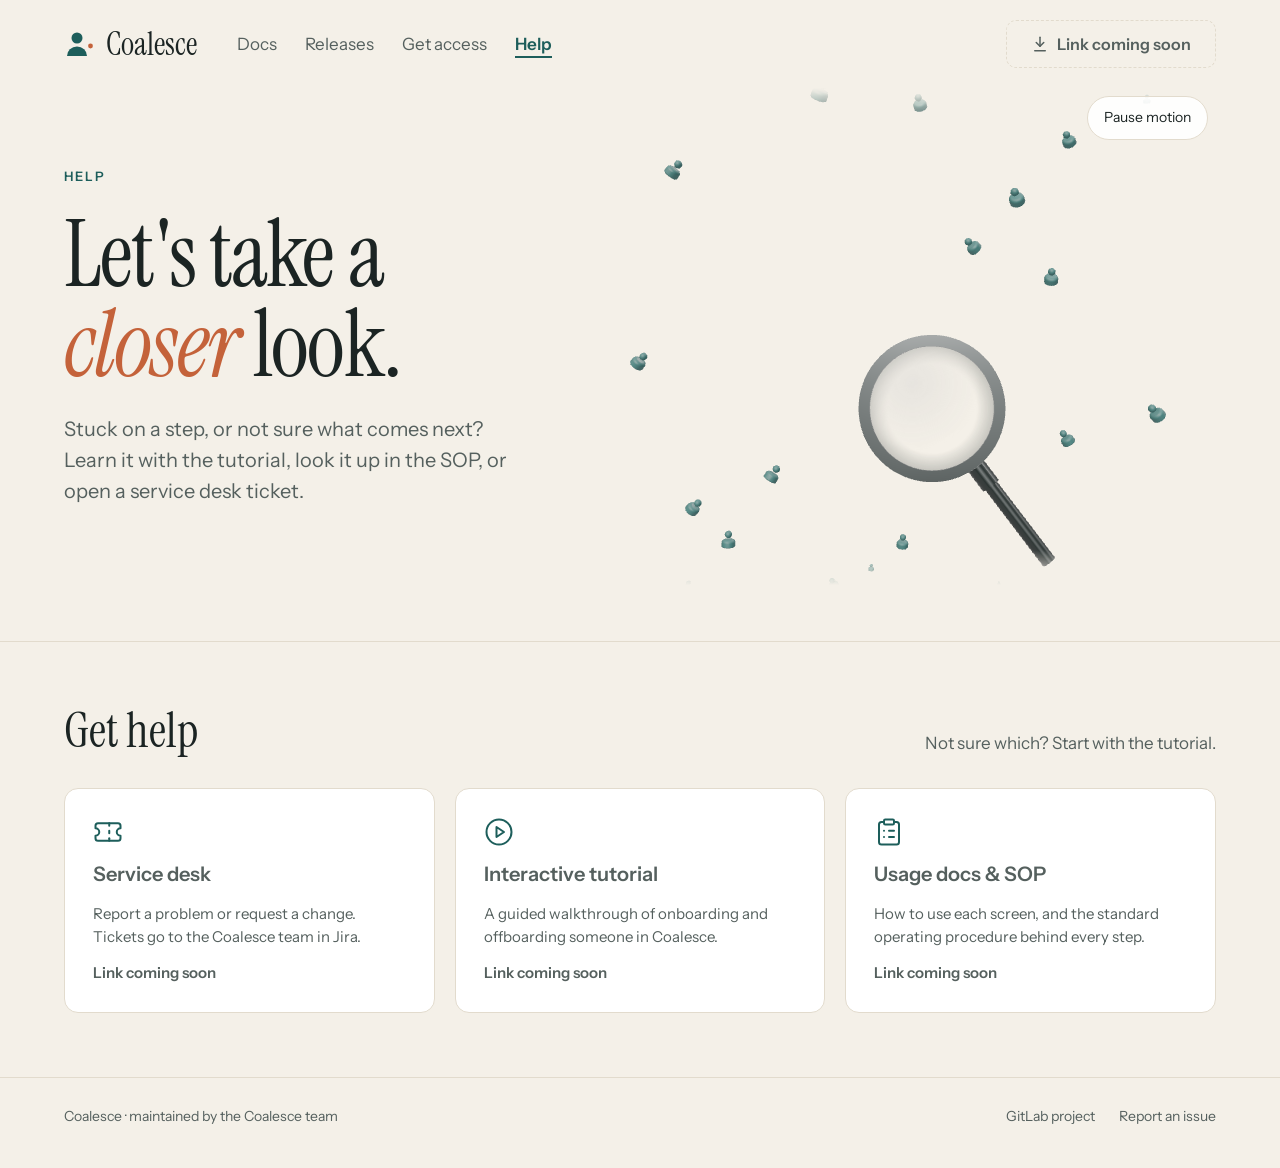
<file: coalesce/public/help/index.html>
<!doctype html>
<html lang="en">
<head>
  <meta charset="utf-8">
  <meta name="viewport" content="width=device-width, initial-scale=1">
  <title>Help · Coalesce</title>
  <meta name="description" content="Get help with Coalesce: open a service desk ticket, take the interactive tutorial, or read the usage docs and SOP.">
  <link rel="icon" href="../assets/favicon.svg" type="image/svg+xml">
  <link rel="preload" href="../fonts/InstrumentSerif-Regular.woff2" as="font" type="font/woff2" crossorigin>
  <link rel="stylesheet" href="../css/site.css">
  <script src="../site-config.js"></script>
  <script type="importmap">
    { "imports": { "three": "../vendor/three/build/three.module.min.js", "three/addons/": "../vendor/three/examples/jsm/" } }
  </script>
</head>
<body>
  <a class="skip-link" href="#main">Skip to content</a>

  <header class="site-header">
    <a class="brand" href="../" aria-label="Coalesce home">
      <svg width="30" height="30" viewBox="0 0 30 30" aria-hidden="true"><circle cx="13" cy="9" r="5.5" fill="#1D5E5B"/><path d="M3 27a10 9.5 0 0 1 20 0z" fill="#1D5E5B"/><circle cx="26.5" cy="17" r="2.4" fill="#C4623A"/></svg>
      <span class="brand-name">Coalesce</span>
    </a>
    <nav class="site-nav" aria-label="Main">
      <a data-link="docs" href="#">Docs</a>
      <a data-link="releases" href="#">Releases</a>
      <a data-link="access" href="#">Get access</a>
      <a href="./" aria-current="page">Help</a>
    </nav>
    <a class="btn btn-primary" data-link="download" href="#">
      <svg viewBox="0 0 24 24" fill="none" stroke="currentColor" stroke-width="2" stroke-linecap="round" stroke-linejoin="round" aria-hidden="true"><path d="M12 3v12"/><path d="m7 10 5 5 5-5"/><path d="M5 21h14"/></svg>
      <span data-cta>Download Coalesce</span>
    </a>
  </header>

  <main id="main">
    <section class="hero hero-help" aria-labelledby="help-title">
      <div class="hero-copy">
        <p class="eyebrow">Help</p>
        <h1 id="help-title">Let's take a <em>closer</em> look.</h1>
        <p class="lede">Stuck on a step, or not sure what comes next? Learn it with the tutorial, look it up in the SOP, or open a service desk ticket.</p>
      </div>
      <div class="hero-figure">
        <div class="hero-stage" data-hero role="img" aria-label="The same figure made of many small people, with a magnifying glass that enlarges one of them. The glass follows the pointer.">
          <img class="hero-still" src="../assets/help-still.webp" width="1400" height="1080" alt="" fetchpriority="high">
        </div>
        <button class="hero-pause" type="button" data-pause aria-pressed="false" hidden>Pause motion</button>
      </div>
    </section>

    <section class="section" aria-labelledby="ways-title">
      <div class="section-head">
        <h2 id="ways-title">Get help</h2>
        <p>Not sure which? Start with the tutorial.</p>
      </div>
      <div class="cards cards-3">
        <a class="card" data-link="serviceDesk" href="#">
          <svg class="icon" viewBox="0 0 24 24" fill="none" stroke="currentColor" stroke-width="1.6" stroke-linecap="round" stroke-linejoin="round" aria-hidden="true"><path d="M2 9a3 3 0 0 1 0 6v2a2 2 0 0 0 2 2h16a2 2 0 0 0 2-2v-2a3 3 0 0 1 0-6V7a2 2 0 0 0-2-2H4a2 2 0 0 0-2 2Z"/><path d="M13 5v2"/><path d="M13 17v2"/><path d="M13 11v2"/></svg>
          <span class="card-title">Service desk</span>
          <span class="card-text">Report a problem or request a change. Tickets go to <span data-text="teamName">the Coalesce team</span> in Jira.</span>
          <span class="card-cta" data-cta>Open a ticket <svg viewBox="0 0 24 24" fill="none" stroke="currentColor" stroke-width="2" stroke-linecap="round" stroke-linejoin="round" aria-hidden="true"><path d="M5 12h14"/><path d="m12 5 7 7-7 7"/></svg></span>
        </a>
        <a class="card" data-link="tutorial" href="#">
          <svg class="icon" viewBox="0 0 24 24" fill="none" stroke="currentColor" stroke-width="1.6" stroke-linecap="round" stroke-linejoin="round" aria-hidden="true"><circle cx="12" cy="12" r="10"/><path d="M10 8l6 4-6 4z"/></svg>
          <span class="card-title">Interactive tutorial</span>
          <span class="card-text">A guided walkthrough of onboarding and offboarding someone in Coalesce.</span>
          <span class="card-cta" data-cta>Start the tutorial <svg viewBox="0 0 24 24" fill="none" stroke="currentColor" stroke-width="2" stroke-linecap="round" stroke-linejoin="round" aria-hidden="true"><path d="M5 12h14"/><path d="m12 5 7 7-7 7"/></svg></span>
        </a>
        <a class="card" data-link="docs" href="#">
          <svg class="icon" viewBox="0 0 24 24" fill="none" stroke="currentColor" stroke-width="1.6" stroke-linecap="round" stroke-linejoin="round" aria-hidden="true"><rect x="8" y="2" width="8" height="4" rx="1"/><path d="M16 4h2a2 2 0 0 1 2 2v14a2 2 0 0 1-2 2H6a2 2 0 0 1-2-2V6a2 2 0 0 1 2-2h2"/><path d="M12 11h4"/><path d="M12 16h4"/><path d="M8 11h.01"/><path d="M8 16h.01"/></svg>
          <span class="card-title">Usage docs &amp; SOP</span>
          <span class="card-text">How to use each screen, and the standard operating procedure behind every step.</span>
          <span class="card-cta" data-cta>Read the SOP <svg viewBox="0 0 24 24" fill="none" stroke="currentColor" stroke-width="2" stroke-linecap="round" stroke-linejoin="round" aria-hidden="true"><path d="M5 12h14"/><path d="m12 5 7 7-7 7"/></svg></span>
        </a>
      </div>
    </section>
  </main>

  <footer class="site-footer">
    <span>Coalesce · maintained by <span data-text="teamName">the Coalesce team</span></span>
    <nav aria-label="Footer">
      <a data-link="project" href="#">GitLab project</a>
      <a data-link="serviceDesk" href="#">Report an issue</a>
    </nav>
  </footer>

  <script type="module">
    import { boot } from '../js/config.js';
    boot();
  </script>
  <script type="module">
    import { mountHero } from '../js/hero.js';
    const query = new URLSearchParams(location.search);
    mountHero(document.querySelector('[data-hero]'), {
      variant: 'help',
      assetsBase: '../assets/',
      watchdog: !query.has('nowatchdog'),
      watchdogLimitMs: query.has('watchdogLimitMs') ? Number(query.get('watchdogLimitMs')) : 45,
    });
  </script>
</body>
</html>
</file>
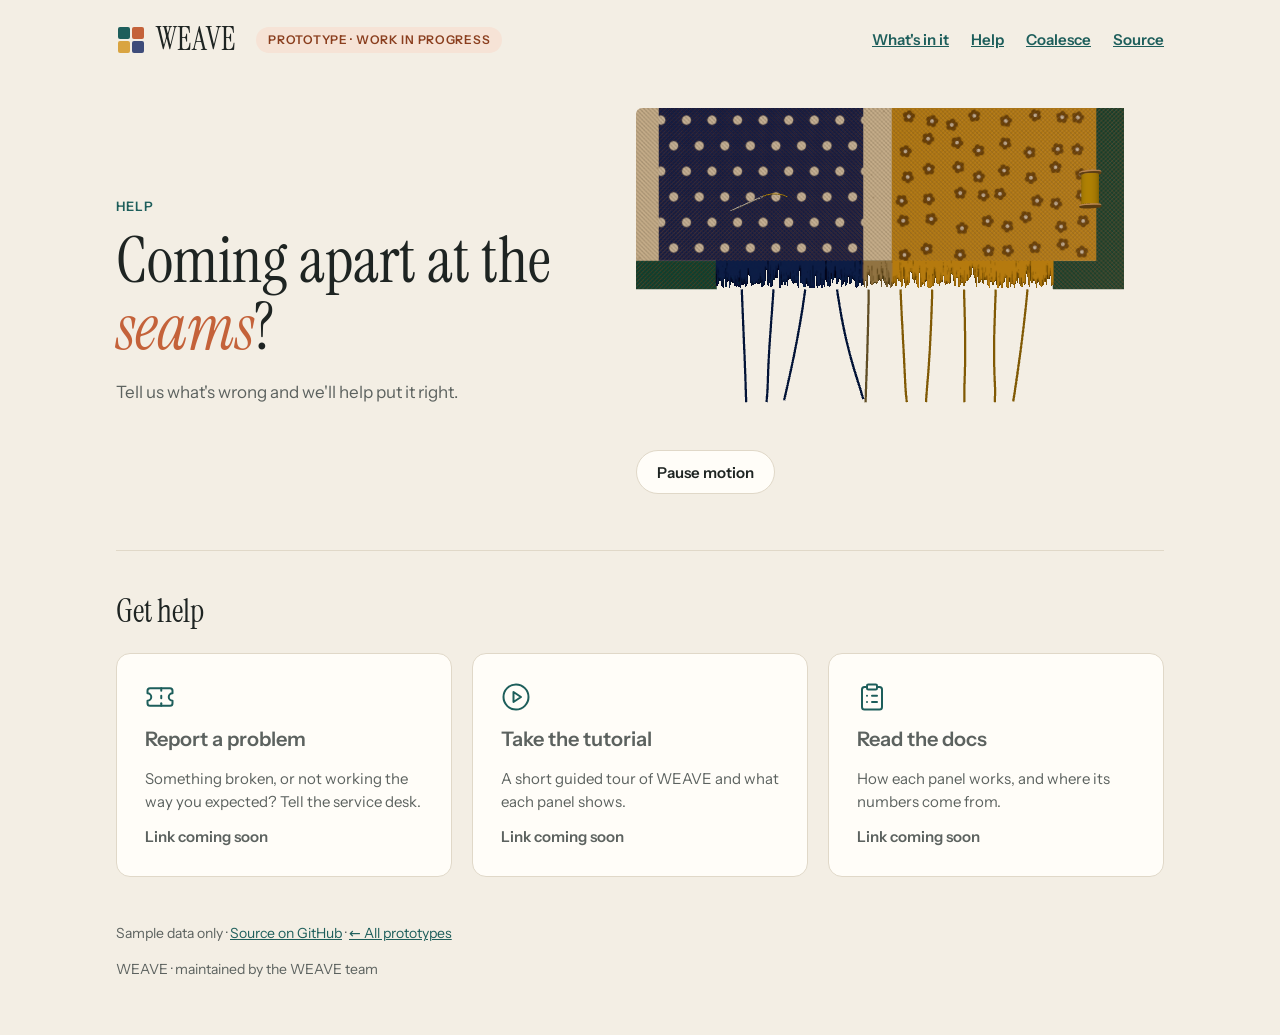
<file: weave/public/help/index.html>
<!doctype html>
<html lang="en">
<head>
  <meta charset="utf-8">
  <meta name="viewport" content="width=device-width, initial-scale=1">
  <title>Help · WEAVE prototype</title>
  <meta name="description" content="Get help with WEAVE: report a problem, take the tutorial or read the docs.">
  <link rel="stylesheet" href="../css/weave.css">
  <script src="../site-config.js"></script>
  <script type="importmap">
    { "imports": { "three": "../vendor/three/build/three.module.min.js" } }
  </script>
  <script type="module" src="../js/help.js"></script>
</head>
<body>
  <a class="skip-link" href="#main">Skip to content</a>

  <header class="site-header">
    <a class="brand" href="../" aria-label="WEAVE home">
      <svg width="30" height="30" viewBox="0 0 30 30" aria-hidden="true">
        <rect x="2" y="2" width="12" height="12" rx="2" fill="#1D5E5B"/><rect x="16" y="2" width="12" height="12" rx="2" fill="#C4623A"/>
        <rect x="2" y="16" width="12" height="12" rx="2" fill="#D9A441"/><rect x="16" y="16" width="12" height="12" rx="2" fill="#3E4C7A"/>
      </svg>
      WEAVE
    </a>
    <span class="pill">Prototype · work in progress</span>
    <nav class="site-nav" aria-label="Main">
      <a href="../#panels">What's in it</a>
      <a href="./" aria-current="page">Help</a>
      <a href="../../coalesce/">Coalesce</a>
      <a href="https://github.com/mtibbits/weave-prototypes">Source</a>
    </nav>
  </header>

  <main id="main">
    <section class="hero">
      <div class="hero-copy">
        <p class="eyebrow">Help</p>
        <h1>Coming apart at the <em>seams</em>?</h1>
        <p class="lede">Tell us what's wrong and we'll help put it right.</p>
      </div>
      <div class="hero-figure">
        <div class="hero-stage" data-hero role="img" aria-label="A corner of the quilt coming apart, with loose threads, a needle and a spool of thread.">
          <img class="hero-still" src="../assets/help-still.jpg" width="1600" height="1000" alt="" fetchpriority="high">
        </div>
        <div class="hero-controls" data-controls data-reserve hidden>
          <button class="hero-pause" type="button" data-pause aria-pressed="false" hidden>Pause motion</button>
        </div>
      </div>
    </section>

    <section class="help-ways" aria-labelledby="ways-title">
      <h2 id="ways-title">Get help</h2>
      <div class="cards">
        <a class="card" data-link="serviceDesk" href="#">
          <svg class="icon" viewBox="0 0 24 24" fill="none" stroke="currentColor" stroke-width="1.6" stroke-linecap="round" stroke-linejoin="round" aria-hidden="true"><path d="M2 9a3 3 0 0 1 0 6v2a2 2 0 0 0 2 2h16a2 2 0 0 0 2-2v-2a3 3 0 0 1 0-6V7a2 2 0 0 0-2-2H4a2 2 0 0 0-2 2Z"/><path d="M13 5v2"/><path d="M13 17v2"/><path d="M13 11v2"/></svg>
          <span class="card-title">Report a problem</span>
          <span class="card-text">Something broken, or not working the way you expected? Tell the service desk.</span>
          <span class="card-cta" data-cta>Open a ticket <svg viewBox="0 0 24 24" fill="none" stroke="currentColor" stroke-width="2" stroke-linecap="round" stroke-linejoin="round" aria-hidden="true"><path d="M5 12h14"/><path d="m12 5 7 7-7 7"/></svg></span>
        </a>
        <a class="card" data-link="tutorial" href="#">
          <svg class="icon" viewBox="0 0 24 24" fill="none" stroke="currentColor" stroke-width="1.6" stroke-linecap="round" stroke-linejoin="round" aria-hidden="true"><circle cx="12" cy="12" r="10"/><path d="M10 8l6 4-6 4z"/></svg>
          <span class="card-title">Take the tutorial</span>
          <span class="card-text">A short guided tour of WEAVE and what each panel shows.</span>
          <span class="card-cta" data-cta>Start the tutorial <svg viewBox="0 0 24 24" fill="none" stroke="currentColor" stroke-width="2" stroke-linecap="round" stroke-linejoin="round" aria-hidden="true"><path d="M5 12h14"/><path d="m12 5 7 7-7 7"/></svg></span>
        </a>
        <a class="card" data-link="docs" href="#">
          <svg class="icon" viewBox="0 0 24 24" fill="none" stroke="currentColor" stroke-width="1.6" stroke-linecap="round" stroke-linejoin="round" aria-hidden="true"><rect x="8" y="2" width="8" height="4" rx="1"/><path d="M16 4h2a2 2 0 0 1 2 2v14a2 2 0 0 1-2 2H6a2 2 0 0 1-2-2V6a2 2 0 0 1 2-2h2"/><path d="M12 11h4"/><path d="M12 16h4"/><path d="M8 11h.01"/><path d="M8 16h.01"/></svg>
          <span class="card-title">Read the docs</span>
          <span class="card-text">How each panel works, and where its numbers come from.</span>
          <span class="card-cta" data-cta>Open the docs <svg viewBox="0 0 24 24" fill="none" stroke="currentColor" stroke-width="2" stroke-linecap="round" stroke-linejoin="round" aria-hidden="true"><path d="M5 12h14"/><path d="m12 5 7 7-7 7"/></svg></span>
        </a>
      </div>
    </section>
  </main>

  <footer class="site-footer">
    <p>Sample data only · <a href="https://github.com/mtibbits/weave-prototypes">Source on GitHub</a> · <a href="../../">← All prototypes</a></p>
    <p>WEAVE · maintained by <span data-text="teamName">the WEAVE team</span></p>
  </footer>

  <script type="module">
    import { boot } from '../js/config.js';
    boot();
  </script>
</body>
</html>
</file>
<file: blazeahead/public/css/site.css>
/* blazeAhead site: one dark night-forest theme. Fraunces for display, Figtree for text. */
@font-face { font-family: 'Fraunces'; src: url('../fonts/Fraunces.woff2') format('woff2'); font-weight: 300 700; font-style: normal; font-display: swap; }
@font-face { font-family: 'Fraunces'; src: url('../fonts/Fraunces-Italic.woff2') format('woff2'); font-weight: 300 700; font-style: italic; font-display: swap; }
@font-face { font-family: 'Figtree'; src: url('../fonts/Figtree.woff2') format('woff2'); font-weight: 400 700; font-style: normal; font-display: swap; }

:root {
  --ink: #0C171B;
  --ink-deep: #081013;
  --panel: #13232A;
  --panel-2: #172B33;
  --line: #28404A;
  --text: #EEE7D8;
  --muted: #A9B8B5;
  --amber: #FFB23F;
  --amber-hot: #FFC76E;
  --blue: #4AA8FF;
  --fog: #0E1C24;
  --radius: 12px;
  --display: 'Fraunces', Georgia, serif;
  --body: 'Figtree', system-ui, sans-serif;
  color-scheme: dark;
}

* { box-sizing: border-box; }
[hidden] { display: none !important; }
html { background: var(--ink); }
body { margin: 0; background: var(--ink); color: var(--text); font-family: var(--body); font-size: 17px; line-height: 1.55; }
a { color: var(--amber); }
a:hover { color: var(--amber-hot); }
:focus-visible { outline: 3px solid var(--amber); outline-offset: 3px; border-radius: 4px; }
img { max-width: 100%; }
code { font-family: ui-monospace, 'Cascadia Mono', Consolas, monospace; font-size: 0.92em; background: var(--panel-2); padding: 0.1em 0.35em; border-radius: 5px; }

.skip-link { position: absolute; left: 12px; top: -48px; z-index: 50; background: var(--amber); color: var(--ink); padding: 8px 14px; border-radius: 8px; font-weight: 600; text-decoration: none; }
.skip-link:focus { top: 12px; }
.visually-hidden { position: absolute !important; width: 1px; height: 1px; overflow: hidden; clip: rect(0 0 0 0); white-space: nowrap; }

/* ---- header, buttons, footer */
.site-header { display: flex; align-items: center; gap: 28px; padding: 14px clamp(20px, 3vw, 40px); background: var(--ink); border-bottom: 1px solid var(--line); position: relative; z-index: 20; }
.brand { display: inline-flex; align-items: center; gap: 10px; color: var(--text); text-decoration: none; }
.brand svg { width: 30px; height: 30px; flex: none; }
.brand-name { font-family: var(--display); font-weight: 600; font-size: 23px; letter-spacing: -0.01em; }
.brand:hover { color: var(--text); }
.site-nav { display: flex; gap: 22px; margin-left: auto; flex-wrap: wrap; }
.site-nav a { color: var(--muted); text-decoration: none; font-weight: 500; }
.site-nav a:hover, .site-nav a[aria-current=page] { color: var(--text); }
.site-nav a.is-missing { cursor: default; opacity: 0.6; }

.btn { display: inline-flex; align-items: center; gap: 9px; min-height: 44px; padding: 10px 18px; border-radius: 10px; font-weight: 600; font-size: 16px; text-decoration: none; border: 1px solid transparent; cursor: pointer; font-family: var(--body); }
.btn svg { width: 18px; height: 18px; flex: none; }
.btn-primary { background: var(--amber); color: #1B1204; }
.btn-primary:hover { background: var(--amber-hot); color: #1B1204; }
.btn-ghost { border-color: var(--line); color: var(--text); background: rgba(12, 23, 27, 0.55); }
.btn-ghost:hover { border-color: var(--amber); color: var(--text); }
.btn.is-missing, .card.is-missing { cursor: default; opacity: 0.65; }
.btn-primary.is-missing:hover { background: var(--amber); }

.site-footer { display: flex; flex-wrap: wrap; gap: 12px 28px; justify-content: space-between; padding: 28px clamp(20px, 3vw, 40px); color: var(--muted); border-top: 1px solid var(--line); font-size: 15px; }
.site-footer nav { display: flex; gap: 22px; }
.site-footer a { color: var(--muted); }

/* ---- the 3D stage (live canvas or still image) */
.stage { position: relative; overflow: hidden; background: var(--fog); }
.stage > img.stage-still, .stage > canvas { position: absolute; inset: 0; width: 100%; height: 100%; object-fit: cover; display: block; }
.stage > canvas { z-index: 1; }
.stage-pause { position: absolute; top: 14px; right: 14px; z-index: 6; min-height: 36px; padding: 6px 12px; font-size: 14px; }
.stage-tip { position: absolute; z-index: 7; pointer-events: none; background: rgba(8, 16, 19, 0.92); color: var(--text); border: 1px solid var(--line); border-radius: 8px; padding: 6px 10px; font-size: 14px; white-space: nowrap; transform: translate(-50%, calc(-100% - 12px)); }

/* ---- home and help heroes */
.hero { position: relative; }
.hero .stage { width: 100%; height: min(76vh, 56.25vw); min-height: 440px; }
.hero::after { content: ''; position: absolute; inset: 0; pointer-events: none; z-index: 2;
  background: linear-gradient(90deg, rgba(8, 16, 19, 0.88) 0%, rgba(8, 16, 19, 0.62) 34%, rgba(8, 16, 19, 0) 58%),
              linear-gradient(0deg, var(--ink) 0%, rgba(12, 23, 27, 0) 22%); }
.hero-help::after { background: linear-gradient(0deg, var(--ink) 0%, rgba(12, 23, 27, 0) 24%); }
.hero-copy { position: absolute; z-index: 3; left: clamp(20px, 5vw, 80px); top: 50%; transform: translateY(-50%); width: min(520px, 44vw); }
.hero-copy .eyebrow { margin: 0 0 12px; color: var(--amber); font-weight: 700; letter-spacing: 0.14em; font-size: 13px; }
.hero-copy h1 { margin: 0; font-family: var(--display); font-weight: 500; font-size: clamp(40px, 4.4vw, 64px); line-height: 1.04; letter-spacing: -0.015em; }
.hero-copy h1 em { color: var(--amber); font-style: italic; }
.hero-copy .lede { margin: 18px 0 26px; color: #D8D2C4; font-size: 18.5px; }
.actions { display: flex; flex-wrap: wrap; gap: 12px; }
.release-line { margin: 16px 0 0; color: var(--muted); font-size: 15px; }

/* ---- sections */
.section { padding: clamp(48px, 6vw, 88px) clamp(20px, 5vw, 80px); max-width: 1320px; margin: 0 auto; }
.section-head { margin-bottom: 28px; }
.section-head h2 { margin: 0 0 8px; font-family: var(--display); font-weight: 500; font-size: clamp(30px, 3vw, 40px); letter-spacing: -0.01em; }
.section-head p { margin: 0; color: var(--muted); }
.steps { list-style: none; counter-reset: step; display: grid; grid-template-columns: repeat(3, minmax(0, 1fr)); gap: 20px; padding: 0; margin: 0; }
.steps > li { counter-increment: step; background: var(--panel); border: 1px solid var(--line); border-radius: var(--radius); padding: 24px; }
.steps > li::before { content: counter(step); display: inline-flex; align-items: center; justify-content: center; width: 34px; height: 34px; border-radius: 50%; background: var(--amber); color: #1B1204; font-weight: 700; margin-bottom: 12px; }
.steps h3 { margin: 0 0 8px; font-family: var(--display); font-weight: 500; font-size: 23px; }
.steps p { margin: 0; color: #D6D0C2; }
.note { margin: 20px 0 0; color: var(--muted); }
.cards { display: grid; grid-template-columns: repeat(4, minmax(0, 1fr)); gap: 20px; }
.card { display: flex; flex-direction: column; gap: 10px; padding: 24px; background: var(--panel); border: 1px solid var(--line); border-radius: var(--radius); color: var(--text); text-decoration: none; transition: border-color 0.15s, transform 0.15s; }
.card:hover { border-color: var(--amber); color: var(--text); }
.card .icon { width: 30px; height: 30px; color: var(--amber); }
.card-title { font-family: var(--display); font-size: 24px; font-weight: 500; }
.card-text { color: var(--muted); flex-grow: 1; }
.card-cta { display: inline-flex; align-items: center; gap: 6px; color: var(--amber); font-weight: 600; }
.card-cta svg { width: 16px; height: 16px; }
.help-head { padding-bottom: 0; }
.help-head .eyebrow { margin: 0 0 10px; color: var(--amber); font-weight: 700; letter-spacing: 0.14em; font-size: 13px; }
.help-head h1 { margin: 0 0 12px; font-family: var(--display); font-weight: 500; font-size: clamp(40px, 4.4vw, 58px); line-height: 1.05; }
.help-head h1 em { color: var(--amber); }
.help-head .lede { margin: 0; color: #D8D2C4; font-size: 18.5px; max-width: 720px; }
.help-cards { grid-template-columns: repeat(3, minmax(0, 1fr)); }

/* ---- the tour page */
.tour-page { height: 100vh; overflow: hidden; display: flex; flex-direction: column; }
.tour-page .site-header { padding-top: 10px; padding-bottom: 10px; gap: 18px; }
.tour-page main { position: relative; flex: 1 1 auto; min-height: 0; }
.tour-stage { position: absolute; inset: 0; background: radial-gradient(ellipse at 50% 45%, #14262E 0%, var(--fog) 55%, var(--ink-deep) 100%); }
.tour-stage > img.stage-still { inset: auto; left: 50%; top: 50%; width: min(100%, calc((100vh - 60px) * 16 / 9)); height: auto; aspect-ratio: 16 / 9; object-fit: cover; transform: translate(-50%, -50%); transition: opacity 0.4s ease; }
.tour-stage > img.stage-still.is-hidden { opacity: 0; }
/* under the trail map: stop 1's torch fills the top-left, and in narrow windows the card spans the bottom */
.tour-page .stage-pause { top: 64px; right: 18px; }
.sign-button { position: absolute; z-index: 8; background: transparent; border: 0; border-radius: 10px; cursor: pointer; padding: 0; }
.sign-button:hover { box-shadow: 0 0 0 2px rgba(255, 178, 63, 0.55), 0 0 24px rgba(255, 178, 63, 0.35); }
.sign-button:focus-visible { outline: 3px solid var(--amber); outline-offset: 2px; }
.sign-button[disabled] { pointer-events: none; }
.tour-card { position: absolute; z-index: 9; left: 50%; bottom: clamp(14px, 3vh, 28px); transform: translateX(-50%); width: min(640px, calc(100% - 32px)); max-height: 46%; overflow: auto; background: rgba(10, 20, 24, 0.9); border: 1px solid var(--line); border-radius: 14px; padding: 18px 24px 16px; backdrop-filter: blur(6px); transition: opacity 0.3s ease, transform 0.3s ease; }
.tour-card[data-hidden] { opacity: 0; transform: translate(-50%, 12px); pointer-events: none; }
.tour-card .card-eyebrow { margin: 0 0 4px; color: var(--amber); font-weight: 700; font-size: 13px; letter-spacing: 0.12em; text-transform: uppercase; }
.tour-card .card-title { display: block; margin: 0 0 8px; font-family: var(--display); font-weight: 500; font-size: 28px; line-height: 1.15; }
.tour-card .card-title:focus { outline: none; }
.tour-card p { margin: 0 0 10px; color: #D8D2C4; }
.tour-card .card-points { margin: 0 0 8px; padding-left: 20px; color: #D8D2C4; }
.tour-card .kb-chips { display: flex; flex-wrap: wrap; gap: 8px; list-style: none; margin: 4px 0 8px; padding: 0; }
.tour-card .kb-chip { display: inline-flex; align-items: center; gap: 7px; padding: 5px 11px; border-radius: 999px; background: var(--panel-2); border: 1px solid var(--line); font-size: 14px; font-weight: 600; }
.tour-card .kb-blaze { display: inline-block; width: 9px; height: 15px; border-radius: 2px; background: var(--trail); flex: none; }
.tour-card .kb-trail { margin: 8px 0 6px; padding: 12px 14px; background: var(--panel-2); border-left: 4px solid var(--trail); border-radius: 8px; }
.tour-card .kb-trail h3 { display: flex; align-items: center; gap: 9px; margin: 0 0 6px; font-size: 17px; }
.tour-card .kb-trail h3 .kb-blaze { width: 12px; height: 20px; }
.tour-card .kb-dests { display: grid; grid-template-columns: 1fr 1fr; gap: 4px 18px; list-style: none; margin: 0; padding: 0; }
.tour-card .kb-dests a { color: var(--text); text-decoration: underline; text-decoration-color: rgba(238, 231, 216, 0.35); text-underline-offset: 3px; }
.tour-card .kb-dests a:hover { text-decoration-color: var(--amber); }
.tour-card .kb-plain { color: var(--muted); }
.tour-card .kb-then { color: var(--muted); margin: 0 6px; }
.card-foot { display: flex; align-items: center; justify-content: space-between; gap: 12px; margin-top: 6px; color: var(--muted); font-size: 14px; }
.pager { display: inline-flex; align-items: center; gap: 8px; }
.pager button { min-width: 36px; min-height: 36px; border-radius: 8px; border: 1px solid var(--line); background: var(--panel); color: var(--text); cursor: pointer; font-size: 18px; line-height: 1; }
.pager button:hover:not([disabled]) { border-color: var(--amber); }
.pager button[disabled] { opacity: 0.4; cursor: default; }
.trail-map { position: absolute; z-index: 9; top: 14px; right: 18px; display: flex; align-items: center; gap: 0; background: rgba(10, 20, 24, 0.78); border: 1px solid var(--line); border-radius: 999px; padding: 6px 10px; }
.trail-map ol { display: flex; align-items: center; list-style: none; margin: 0; padding: 0; }
.trail-map li { display: flex; align-items: center; }
.trail-map li + li::before { content: ''; width: 16px; height: 2px; background: var(--line); }
.trail-map button { position: relative; width: 26px; height: 26px; border-radius: 50%; border: 0; background: transparent; cursor: pointer; padding: 0; }
.trail-map button::after { content: ''; position: absolute; left: 50%; top: 50%; width: 10px; height: 10px; margin: -5px 0 0 -5px; border-radius: 50%; background: var(--line); transition: background 0.2s, transform 0.2s; }
.trail-map button:hover::after { background: var(--muted); }
.trail-map button[aria-current=step]::after { background: var(--amber); transform: scale(1.35); box-shadow: 0 0 10px rgba(255, 178, 63, 0.8); }
.trail-map .map-label { margin-left: 10px; color: var(--text); font-size: 14px; font-weight: 600; white-space: nowrap; }
.tour-hint { color: var(--muted); }
.kb-unfold { min-height: 36px; padding: 6px 14px; font-size: 15px; }
/* the map fills the height the sheet has left under its header (92vh less 36 px of padding and a 44 + 8 px header),
   keeping its shape and a 960 px minimum width; where even that is too tall, the map scrolls under a fixed header */
.kb-sheet { --kb-map-h: calc(92vh - 88px); width: min(1300px, calc(100vw - 32px)); max-height: 92vh; padding: 16px 20px 20px; border: 0; border-radius: 12px; background: #E6D6AE; color: #2A1A0F; box-shadow: 0 30px 80px rgba(0, 0, 0, 0.6); }
.kb-sheet::backdrop { background: rgba(5, 10, 12, 0.78); }
.kb-sheet-head { display: flex; align-items: center; justify-content: space-between; gap: 12px; height: 44px; margin: 0 0 8px; }
.kb-sheet-head h2 { margin: 0; font-family: var(--display); font-weight: 600; font-size: 28px; line-height: 1.2; }
.kb-sheet-head .btn-ghost { color: #2A1A0F; border-color: #6B5640; background: transparent; }
.kb-sheet-map { max-height: var(--kb-map-h); overflow: auto; }
.kb-sheet-map svg { display: block; width: min(100%, calc(var(--kb-map-h) * 1380 / 880)); min-width: 960px; height: auto; margin: 0 auto; }
.kb-sheet-map a:focus-visible { outline: 3px solid #B8452A; outline-offset: 2px; }
.kb-sheet-map a:hover text { fill: #7A2A20; }
.kb-overlay { position: absolute; z-index: 1; left: 0; top: 0; width: 1380px; height: 880px; transform-origin: 0 0; mix-blend-mode: multiply; cursor: pointer; }
.kb-overlay svg { display: block; width: 100%; height: 100%; }

/* ---- smaller desktops */
@media (max-width: 1100px) {
  .cards { grid-template-columns: repeat(2, minmax(0, 1fr)); }
  .steps { grid-template-columns: 1fr; }
  .hero-copy { width: min(520px, 60vw); }
}
/* short windows (a 1080p screen at 125 % leaves about 730 px): a tighter card hides less of the stop */
@media (max-height: 820px) {
  .tour-card { width: min(580px, calc(100% - 32px)); padding: 12px 20px 10px; font-size: 15.5px; }
  .tour-card .card-eyebrow { margin-bottom: 2px; }
  .tour-card .card-title { margin-bottom: 4px; font-size: 22px; }
  .tour-card p { margin-bottom: 6px; line-height: 1.45; }
  .tour-card .card-points { margin-bottom: 6px; }
  /* so the card clears the lower trails lit on the kiosk: the trail's name goes beside its destinations, which flow
     in rows instead of two columns */
  .tour-card .kb-trail { display: flex; flex-wrap: wrap; align-items: flex-start; gap: 2px 16px; margin: 4px 0 2px; padding: 8px 12px; }
  .tour-card .kb-trail h3 { margin: 0; line-height: 24px; }
  .tour-card .kb-dests { display: flex; flex-wrap: wrap; flex: 1 1 240px; gap: 2px 16px; }
  .tour-card .card-foot { margin-top: 4px; }
  .tour-card .kb-unfold, .tour-card .pager button { min-height: 32px; }
}
@media (max-width: 760px) {
  .site-header { flex-wrap: wrap; gap: 12px; }
  .site-nav { margin-left: 0; }
  .help-cards, .cards { grid-template-columns: 1fr; }
  .hero-copy { width: auto; right: 20px; }
  .trail-map .map-label { display: none; }
}
@media (prefers-reduced-motion: reduce) {
  .tour-stage > img.stage-still, .tour-card { transition: none; }
}
</file>
<file: coalesce/public/css/site.css>
/* Coalesce site styles: direction B (paper and teal), from the design spec. */

@font-face {
  font-family: "Instrument Sans";
  src: url("../fonts/InstrumentSans.woff2") format("woff2");
  font-weight: 400 700;
  font-style: normal;
  font-display: swap;
}
@font-face {
  font-family: "Instrument Serif";
  src: url("../fonts/InstrumentSerif-Regular.woff2") format("woff2");
  font-weight: 400;
  font-style: normal;
  font-display: swap;
}
@font-face {
  font-family: "Instrument Serif";
  src: url("../fonts/InstrumentSerif-Italic.woff2") format("woff2");
  font-weight: 400;
  font-style: italic;
  font-display: swap;
}

:root {
  --paper: #F4F0E8;
  --ink: #1B2423;
  --muted: #55605E;
  --teal: #1D5E5B;
  --teal-deep: #164A48;
  --on-teal: #FFFFFF;
  --terra: #C4623A;
  --line: #E2DBCD;
  --card: #FFFFFF;
  --code: #EFE9DD;
  --serif: "Instrument Serif", Georgia, "Times New Roman", serif;
  --sans: "Instrument Sans", system-ui, -apple-system, "Segoe UI", sans-serif;
  --gutter: clamp(16px, 5vw, 80px);
  --max: 1280px;
  color-scheme: light;
}

*, *::before, *::after { box-sizing: border-box; }
[hidden] { display: none !important; }
html { background: var(--paper); }
body { margin: 0; background: var(--paper); color: var(--ink); font-family: var(--sans); font-size: 17px; line-height: 1.55; }
img { max-width: 100%; height: auto; }
a { color: var(--teal); }
a:hover { color: var(--teal-deep); }
:focus-visible { outline: 3px solid var(--terra); outline-offset: 3px; }

.skip-link { position: absolute; left: 12px; top: -64px; z-index: 30; padding: 10px 16px; border-radius: 8px; background: var(--ink); color: var(--paper); }
.skip-link:focus { top: 12px; color: var(--paper); }

/* Header */
.site-header { display: flex; flex-wrap: wrap; align-items: center; gap: 12px 40px; max-width: var(--max); min-height: 88px; margin: 0 auto; padding-inline: var(--gutter); }
.brand { display: flex; align-items: center; gap: 12px; color: var(--ink); text-decoration: none; }
.brand:hover { color: var(--ink); }
.brand-name { font-family: var(--serif); font-size: 32px; line-height: 1; }
.site-nav { display: flex; flex-wrap: wrap; gap: 4px 28px; flex: 1; }
.site-nav a { padding-block: 10px; color: var(--ink); text-decoration: none; }
.site-nav a:hover { color: var(--teal); text-decoration: underline; }
.site-nav a[aria-current="page"] { color: var(--teal); font-weight: 600; text-decoration: underline; text-decoration-thickness: 2px; text-underline-offset: 6px; }

/* Buttons */
.btn { display: inline-flex; align-items: center; justify-content: center; gap: 8px; min-height: 48px; padding: 0 24px; border-radius: 10px; font-size: 16px; font-weight: 600; text-decoration: none; }
.btn svg { width: 18px; height: 18px; flex: none; }
.btn-primary { background: var(--teal); color: var(--on-teal); }
.btn-primary:hover { background: var(--teal-deep); color: var(--on-teal); }
.btn-ghost { border: 1.5px solid var(--teal); color: var(--teal); }
.btn-ghost:hover { background: rgba(29, 94, 91, 0.06); color: var(--teal-deep); }

/* Links whose setting is still empty: readable (at least 4.5:1), plainly not clickable, and inert on hover */
.is-missing { cursor: default; }
a.is-missing,
a.is-missing:hover { color: var(--muted); text-decoration: none; }
.btn.is-missing,
.btn.is-missing:hover { background: transparent; border: 1.5px dashed var(--line); color: var(--muted); }
.card.is-missing:hover { border-color: var(--line); }
.card.is-missing .card-cta { color: var(--muted); }

/* Hero */
.hero { max-width: var(--max); margin: 0 auto; padding-inline: var(--gutter); }
.hero-figure { position: relative; width: 100%; }
.hero-stage { position: relative; width: 100%; aspect-ratio: 1400 / 1080; }
.hero-stage > .hero-still,
.hero-stage > canvas { position: absolute; inset: 0; display: block; width: 100%; height: 100%; }
.hero-stage > .hero-still { transition: opacity 0.6s ease; }
.hero-stage.is-live > .hero-still { opacity: 0; }
/* Soft edges: people who fly past the frame (burst, arrivals, the lens handle) fade out instead of being cut off. */
.hero-stage > canvas {
  touch-action: pan-y;
  cursor: pointer;
  -webkit-mask-image: linear-gradient(to bottom, transparent 0, #000 7%, #000 93%, transparent 100%),
    linear-gradient(to right, transparent 0, #000 6%, #000 94%, transparent 100%);
  -webkit-mask-composite: source-in;
  mask-image: linear-gradient(to bottom, transparent 0, #000 7%, #000 93%, transparent 100%),
    linear-gradient(to right, transparent 0, #000 6%, #000 94%, transparent 100%);
  mask-composite: intersect;
}
.hero-pause { position: absolute; right: 8px; top: 8px; z-index: 3; min-height: 44px; padding: 0 16px; border: 1px solid var(--line); border-radius: 999px; background: rgba(255, 255, 255, 0.88); color: var(--ink); font: inherit; font-size: 14px; cursor: pointer; }
.hero-copy { display: flex; flex-direction: column; gap: 24px; }
h1 { margin: 0; font-family: var(--serif); font-weight: 400; font-size: clamp(48px, 7.5vw, 92px); line-height: 0.98; letter-spacing: -0.02em; text-wrap: balance; }
h1 em { color: var(--terra); }
.lede { max-width: 36em; margin: 0; font-size: clamp(17px, 1.6vw, 20px); color: var(--muted); }
.actions { display: flex; flex-wrap: wrap; gap: 14px; }
.release-line { margin: 0; font-size: 14px; color: var(--muted); }

.hero-home { display: flex; flex-direction: column; align-items: center; padding-bottom: 72px; text-align: center; }
.hero-home .hero-figure { width: min(760px, 100%); }
.hero-home .hero-copy { position: relative; align-items: center; margin-top: -40px; }
.hero-home .actions { justify-content: center; }

.hero-help { display: grid; grid-template-columns: minmax(0, 5fr) minmax(0, 7fr); align-items: center; gap: 24px 48px; padding-bottom: 56px; }
.eyebrow { margin: 0; font-size: 13px; font-weight: 600; letter-spacing: 0.16em; text-transform: uppercase; color: var(--teal); }

/* Sections */
.section { max-width: var(--max); margin: 0 auto; padding: 64px var(--gutter); border-top: 1px solid var(--line); }
.section-head { display: flex; flex-wrap: wrap; align-items: flex-end; justify-content: space-between; gap: 8px 24px; margin-bottom: 32px; }
h2 { margin: 0; font-family: var(--serif); font-weight: 400; font-size: clamp(34px, 4vw, 48px); line-height: 1.05; }
.section-head p { margin: 0; color: var(--muted); }

.cards { display: grid; grid-template-columns: repeat(auto-fit, minmax(230px, 1fr)); gap: 20px; }
.cards-3 { grid-template-columns: repeat(auto-fit, minmax(260px, 1fr)); }
.card { display: flex; flex-direction: column; gap: 12px; min-height: 220px; padding: 28px; border: 1px solid var(--line); border-radius: 14px; background: var(--card); color: var(--ink); text-decoration: none; }
.card:hover { border-color: var(--teal); color: var(--ink); }
.card .icon { width: 30px; height: 30px; color: var(--teal); }
.card-title { font-size: 20px; font-weight: 600; }
.card-text { flex: 1; font-size: 15px; color: var(--muted); }
.card-cta { display: inline-flex; align-items: center; gap: 6px; font-size: 15px; font-weight: 600; color: var(--teal); }
.card-cta svg { width: 16px; height: 16px; }

/* Install steps */
.steps { display: grid; grid-template-columns: repeat(auto-fit, minmax(240px, 1fr)); gap: 20px; margin: 0; padding: 0; list-style: none; counter-reset: step; }
.steps li { position: relative; padding: 24px 24px 24px 76px; border: 1px solid var(--line); border-radius: 14px; background: var(--card); counter-increment: step; }
.steps li::before { content: counter(step); position: absolute; left: 22px; top: 22px; display: grid; place-items: center; width: 38px; height: 38px; border-radius: 50%; background: var(--teal); color: var(--on-teal); font-family: var(--serif); font-size: 22px; }
.steps h3 { margin: 0 0 6px; font-size: 18px; }
.steps p { margin: 0; font-size: 15px; color: var(--muted); }
.note { margin: 20px 0 0; font-size: 15px; color: var(--muted); }
code { padding: 1px 6px; border-radius: 5px; background: var(--code); font-family: "Cascadia Mono", Consolas, ui-monospace, monospace; font-size: 0.92em; }

/* Footer */
.site-footer { display: flex; flex-wrap: wrap; justify-content: space-between; gap: 12px 24px; max-width: var(--max); margin: 0 auto; padding: 28px var(--gutter) 40px; border-top: 1px solid var(--line); font-size: 14px; color: var(--muted); }
.site-footer nav { display: flex; flex-wrap: wrap; gap: 8px 24px; }
.site-footer a { color: var(--ink); }
.site-footer a.is-missing { color: var(--muted); }

@media (max-width: 860px) {
  .hero-help { grid-template-columns: 1fr; }
  .hero-help .hero-figure { order: -1; }
  .hero-home .hero-copy { margin-top: -16px; }
}
</file>
<file: weave/public/css/weave.css>
@font-face { font-family: "Instrument Sans"; src: url("../fonts/InstrumentSans.woff2") format("woff2"); font-weight: 400 700; font-display: swap; }
@font-face { font-family: "Instrument Serif"; src: url("../fonts/InstrumentSerif-Regular.woff2") format("woff2"); font-weight: 400; font-display: swap; }
@font-face { font-family: "Instrument Serif"; src: url("../fonts/InstrumentSerif-Italic.woff2") format("woff2"); font-weight: 400; font-style: italic; font-display: swap; }

/* Terracotta on linen measures 3.52:1, so it is for large text only (the h1's em). */
:root {
  --paper: #F3EEE4; --ink: #1E2422; --muted: #5C625F; --teal: #1D5E5B; --terra: #C4623A; --line: #E0D8C8;
  --serif: "Instrument Serif", Georgia, serif; --sans: "Instrument Sans", system-ui, "Segoe UI", sans-serif;
  color-scheme: light;
}

* { box-sizing: border-box; }
[hidden] { display: none !important; }
html, body { margin: 0; background: var(--paper); color: var(--ink); }
body { font-family: var(--sans); font-size: 17px; line-height: 1.55; }
a { color: var(--teal); }
:focus-visible { outline: 3px solid var(--terra); outline-offset: 3px; }

.skip-link { position: absolute; left: 12px; top: -64px; z-index: 30; padding: 10px 16px; border-radius: 8px; background: var(--ink); color: var(--paper); }
.skip-link:focus { top: 12px; color: var(--paper); }

.site-header, main, .site-footer { max-width: 1080px; margin: 0 auto; padding-inline: 16px; }

.site-header { display: flex; flex-wrap: wrap; align-items: center; gap: 12px 20px; min-height: 80px; padding-block: 12px; }
.brand { display: flex; align-items: center; gap: 10px; font-family: var(--serif); font-size: 32px; color: var(--ink); text-decoration: none; letter-spacing: .02em; }
.pill { font-size: 12px; font-weight: 600; letter-spacing: .06em; text-transform: uppercase; padding: 4px 12px; border-radius: 999px; background: #F6E3D6; color: #8A3E1E; }
.site-nav { display: flex; flex-wrap: wrap; gap: 8px 22px; margin-left: auto; font-size: 15px; font-weight: 600; }

.hero { display: grid; grid-template-columns: minmax(0, 1fr) minmax(0, 1.1fr); gap: 0 40px; align-items: center; padding: 28px 0 56px; }
.hero > * { min-width: 0; }
/* One column: the figure's margin is the gap below the copy (the rows have none, so the empty card region adds no
   space). */
@media (max-width: 820px) { .hero { grid-template-columns: minmax(0, 1fr); } .hero-figure { margin-top: 40px; } }
.eyebrow { margin: 0 0 12px; font-size: 13px; font-weight: 600; letter-spacing: .08em; text-transform: uppercase; color: var(--teal); }
h1 { font-family: var(--serif); font-weight: 400; font-size: clamp(38px, 5.4vw, 64px); line-height: 1.04; margin: 0 0 18px; }
h1 em { color: var(--terra); }
.lede { margin: 0; color: var(--muted); max-width: 52ch; }

.hero-stage { position: relative; width: 100%; aspect-ratio: 1600 / 1000; border-radius: 6px; overflow: hidden; }
.hero-still { width: 100%; height: 100%; object-fit: cover; display: block; }
.hero-controls { display: flex; gap: 12px; margin-top: 12px; }
/* The Help page's Pause row (#18) keeps its space wherever Pause can show (a hover-capable fine pointer, as
   decideMode asks), so going live or falling back never resizes the centred hero row and moves the h1 (Issue-15).
   Only Help carries data-reserve; these beat [hidden]'s display: none on specificity. */
@media (hover: hover) and (pointer: fine) {
  .hero-controls[data-reserve] { min-height: 44px; }
  .hero-controls[data-reserve][hidden] { display: flex !important; visibility: hidden; }
}
.hero-stage > .hero-still, .hero-stage > canvas { position: absolute; inset: 0; display: block; width: 100%; height: 100%; }
.hero-stage > .hero-still { transition: opacity 0.6s ease; }
.hero-stage.is-live > .hero-still { opacity: 0; }
.hero-pause, .hero-toggle { min-height: 44px; padding: 0 20px; border: 1px solid var(--line); border-radius: 999px; background: #FFFDF8; color: var(--ink); font: 600 15px/1 var(--sans); cursor: pointer; }
.hero-pause:hover, .hero-toggle:hover { border-color: var(--teal); }
/* Wide enough for "Sew it back", so the label change never moves Pause beside it. */
.hero-toggle { min-width: 8.5em; }
/* ?frame=still (D19): the stage alone, filling the viewport, for the captured still; anything later stays hidden
   without being named. */
html[data-frame="still"], html[data-frame="still"] body { overflow: hidden; }
html[data-frame="still"] body * { visibility: hidden; }
html[data-frame="still"] .hero-stage, html[data-frame="still"] .hero-stage > canvas, html[data-frame="still"] .hero-stage > .hero-still { visibility: visible; }
html[data-frame="still"] .hero-stage { position: fixed; inset: 0; width: 100vw; height: 100vh; aspect-ratio: auto; border-radius: 0; z-index: 100; }
/* #10's hover tooltip: opaque, never a pointer target, no fade; it sets no display, so [hidden] still hides it. */
.hero-tip { position: absolute; z-index: 2; pointer-events: none; max-width: 18em; padding: 6px 10px; border: 1px solid var(--line); border-radius: 6px; background: #FFFDF8; color: var(--ink); font-size: 14px; line-height: 1.35; box-shadow: 0 2px 8px rgba(30, 36, 34, .12); }
.hero-tip-name { display: block; font-weight: 600; overflow-wrap: anywhere; }
.hero-tip-status { display: block; color: var(--muted); }
.hero-hint { min-height: 1.55em; margin: 10px 0 0; font-size: 15px; color: var(--muted); }
/* Live only: room for the longest live hint (#9's quilt hint: two lines, three on a narrow window), so the hint
   changing on unstitch never moves the page under it. The still hint never changes, so the still path keeps 1.55em. */
.hero-stage[data-hero-state="live"] ~ .hero-hint { min-height: 3.1em; }
@media (max-width: 440px) { .hero-stage[data-hero-state="live"] ~ .hero-hint { min-height: 4.65em; } }
/* #15's what's-new card, below the hint, so it never covers the canvas or the controls. Its region is the hero's own
   row under the figure, never inside the figure: the hero centres its first row, so a card that grew that row would
   move the headline as it shows and as it closes. The region has no box of its own (an empty block, never display:
   contents, which can drop it from the accessibility tree), so it takes no space while empty. Every colour is opaque
   and nothing fades, on either path. */
.whatsnew { grid-column: 2; }
@media (max-width: 820px) { .whatsnew { grid-column: auto; } }
.whatsnew-card { margin-top: 16px; padding: 16px 20px; border: 1px solid var(--line); border-radius: 6px; background: #FFFDF8; color: var(--ink); }
.whatsnew-heading { margin: 0 0 8px; font: 600 18px/1.3 var(--sans); }
.whatsnew-version { margin: 8px 0 2px; font: 600 13px/1.4 var(--sans); letter-spacing: .08em; color: var(--teal); }
.whatsnew-list { margin: 0 0 12px; padding-left: 20px; }
.whatsnew-name { font-size: 16px; font-weight: 400; overflow-wrap: anywhere; }
/* Its own rule: the border is ink, well over 3:1 against the card, where the controls' --line border is not. */
.whatsnew-close { min-height: 44px; padding: 0 20px; border: 1px solid var(--ink); border-radius: 999px; background: #FFFDF8; color: var(--ink); font: 600 15px/1 var(--sans); cursor: pointer; }
.whatsnew-close:hover { border-color: var(--teal); }

.panels, .why, .help-ways { border-top: 1px solid var(--line); padding: 36px 0 8px; }
.panels h2, .why h2, .help-ways h2 { font-family: var(--serif); font-weight: 400; font-size: 32px; margin: 0 0 16px; }
.panels-status { margin: 0 0 16px; font-weight: 600; }
.panel-groups { display: grid; grid-template-columns: repeat(2, minmax(0, 1fr)); gap: 24px 40px; }
@media (max-width: 820px) { .panel-groups { grid-template-columns: minmax(0, 1fr); } }
.panel-group { min-width: 0; }
.panel-group h3 { margin: 0 0 8px; font-size: 13px; font-weight: 600; letter-spacing: .08em; text-transform: uppercase; color: var(--teal); }
.panel-list { list-style: none; margin: 0; padding: 0; }
.panel { padding: 12px 0; border-bottom: 1px solid var(--line); }
.panel-name { display: block; font-family: var(--serif); font-size: 24px; line-height: 1.2; overflow-wrap: anywhere; }
/* #14: a tagged panel's name runs inline, so the "New" badge sits beside it. Both colours are opaque (about 7.3:1). */
.panel.is-new > .panel-name { display: inline; }
.panel-new { display: inline-block; margin-left: 10px; padding: 2px 8px; border-radius: 999px; background: var(--teal); color: #FFFDF8; font: 600 13px/1.4 var(--sans); letter-spacing: .04em; vertical-align: 5px; white-space: nowrap; }
.panel-figure { display: block; font-weight: 600; color: var(--teal); overflow-wrap: anywhere; }
.panel-blurb { margin: 4px 0 0; color: var(--muted); overflow-wrap: anywhere; }
.panel-none { padding: 12px 0; color: var(--muted); }
.suggest { margin: 24px 0 0; font-weight: 600; overflow-wrap: anywhere; }

.why p { max-width: 70ch; margin: 0 0 12px; }

/* Help cards (#17), ported from coalesce/public/css/site.css; #FFFDF8 is WEAVE's card surface. */
.cards { display: grid; grid-template-columns: repeat(auto-fit, minmax(260px, 1fr)); gap: 20px; }
.card { display: flex; flex-direction: column; gap: 12px; min-height: 220px; padding: 28px; border: 1px solid var(--line); border-radius: 14px; background: #FFFDF8; color: var(--ink); text-decoration: none; }
.card:hover { border-color: var(--teal); color: var(--ink); }
.card .icon { width: 30px; height: 30px; color: var(--teal); }
.card-title { font-size: 20px; font-weight: 600; }
.card-text { flex: 1; font-size: 15px; color: var(--muted); }
.card-cta { display: inline-flex; align-items: center; gap: 6px; font-size: 15px; font-weight: 600; color: var(--teal); }
.card-cta svg { width: 16px; height: 16px; }
.is-missing { cursor: default; }
a.is-missing, a.is-missing:hover { color: var(--muted); text-decoration: none; }
.card.is-missing:hover { border-color: var(--line); }
.card.is-missing .card-cta { color: var(--muted); }

.site-footer { padding-block: 24px 40px; color: var(--muted); font-size: 14px; }
</file>
